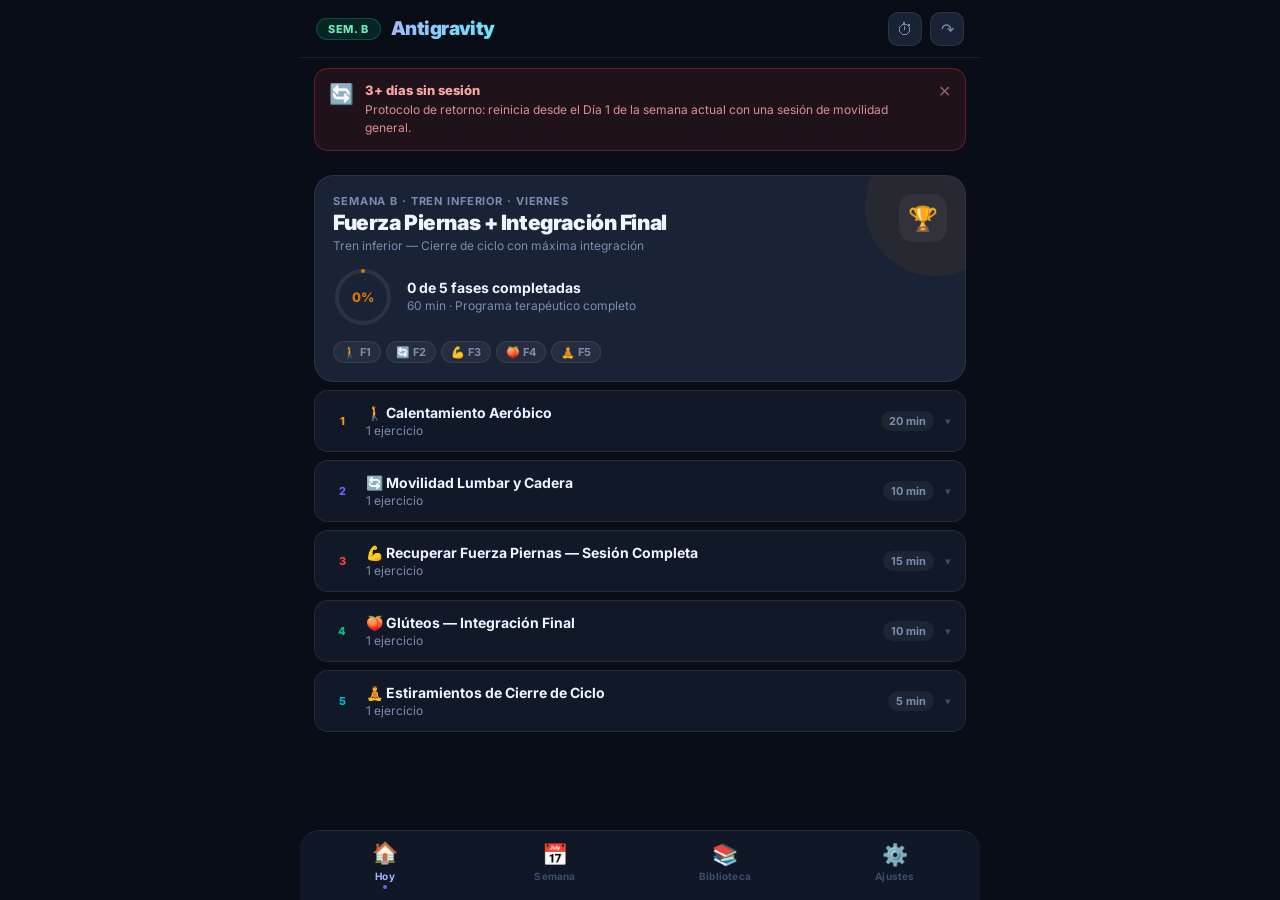
<file: app-rutinas-v3.html>
<!DOCTYPE html>
<html lang="es">
<head>
  <meta charset="UTF-8">
  <meta name="viewport" content="width=device-width, initial-scale=1.0">
  <meta name="description" content="Antigravity — Programa terapéutico de ejercicio de 2 semanas con guía de video y marcadores de tiempo personalizados">

  <!-- PWA: instalable en iPad / iPhone / Android -->
  <link rel="manifest" href="manifest.json">
  <meta name="mobile-web-app-capable" content="yes">
  <meta name="apple-mobile-web-app-capable" content="yes">
  <meta name="apple-mobile-web-app-status-bar-style" content="black-translucent">
  <meta name="apple-mobile-web-app-title" content="Antigravity">
  <link rel="apple-touch-icon" href="icon-512.png">
  <meta name="theme-color" content="#080d17">
  <!-- Service Worker registration (offline + instalable) -->
  <script>
    if ('serviceWorker' in navigator) {
      window.addEventListener('load', () => {
        navigator.serviceWorker.register('./sw.js').catch(err => {
          console.warn('No se pudo activar el modo sin conexión:', err);
        });
      });
    }
  </script>
  <title>Antigravity — Rutinas Terapéuticas</title>
  <link rel="preconnect" href="https://fonts.googleapis.com">
  <link href="https://fonts.googleapis.com/css2?family=Inter:wght@400;500;600;700;800;900&display=swap" rel="stylesheet">
  <style>
    /* ═══════════════════ TOKENS ═══════════════════ */
    :root {
      --bg:        #080d17;
      --surface:   #111827;
      --surface2:  #1a2235;
      --border:    rgba(255,255,255,.08);
      --borderH:   rgba(255,255,255,.15);
      --text:      #f0f4ff;
      --muted:     #7b8db0;
      --dim:       #3d4e6a;

      --wa:        #6366f1;
      --wa-l:      rgba(99,102,241,.14);
      --wb:        #10b981;
      --wb-l:      rgba(16,185,129,.14);

      --p1: #f59e0b;  /* warm */
      --p2: #6366f1;  /* movilidad */
      --p3: #ef4444;  /* fortalecimiento */
      --p4: #10b981;  /* tren inferior */
      --p5: #06b6d4;  /* estiramientos */

      --ok:   #10b981;
      --warn: #f59e0b;
      --err:  #ef4444;

      --rS: 6px; --r: 10px; --rL: 14px; --rXL: 20px;
      --nav: 70px; --head: 58px;
      --shadow: 0 8px 32px rgba(0,0,0,.4);
    }

    /* ═══════════════════ RESET ═══════════════════ */
    *, *::before, *::after { margin:0; padding:0; box-sizing:border-box; -webkit-tap-highlight-color:transparent; }
    html { font-size:16px; scroll-behavior:smooth; }
    body {
      font-family:'Inter',-apple-system,BlinkMacSystemFont,'Segoe UI',sans-serif;
      background:var(--bg); color:var(--text);
      min-height:100vh; overflow-x:hidden;
      -webkit-font-smoothing:antialiased;
    }
    button,input,select { font:inherit; }
    button { border:none; cursor:pointer; background:none; color:inherit; }
    input,select { border:none; outline:none; background:none; color:inherit; }
    ::-webkit-scrollbar { width:3px; }
    ::-webkit-scrollbar-thumb { background:var(--dim); border-radius:2px; }

    /* ═══════════════════ HEADER ═══════════════════ */
    .header {
      position:sticky; top:0; z-index:40; height:var(--head);
      background:rgba(8,13,23,.96);
      backdrop-filter:blur(20px);
      border-bottom:1px solid var(--border);
      display:flex; align-items:center; justify-content:space-between;
      padding:0 16px;
    }
    .header-l { display:flex; align-items:center; gap:10px; }
    .app-logo {
      font-size:19px; font-weight:900; letter-spacing:-.03em;
      background:linear-gradient(135deg,#a5b4fc,#67e8f9);
      -webkit-background-clip:text; -webkit-text-fill-color:transparent;
    }
    .week-badge {
      padding:3px 11px; border-radius:20px;
      font-size:11px; font-weight:800; letter-spacing:.06em; text-transform:uppercase;
    }
    .week-badge.A { background:var(--wa-l); color:#a5b4fc; border:1px solid rgba(99,102,241,.3); }
    .week-badge.B { background:var(--wb-l); color:#6ee7b7; border:1px solid rgba(16,185,129,.3); }
    .header-r { display:flex; gap:8px; }
    .icon-btn {
      width:34px; height:34px; border-radius:var(--r);
      background:var(--surface2); border:1px solid var(--border);
      color:var(--muted); font-size:16px;
      display:flex; align-items:center; justify-content:center;
      transition:all .2s;
    }
    .icon-btn:hover { border-color:var(--borderH); color:var(--text); }

    /* ═══════════════════ TIMER BAR ═══════════════════ */
    .timer-bar {
      margin:10px 14px; padding:12px 14px;
      background:var(--surface); border:1px solid var(--border);
      border-radius:var(--rL);
      display:flex; align-items:center; gap:12px;
      transition:all .3s; flex-wrap:wrap;
    }
    .timer-bar.hidden { display:none; }
    .timer-bar.synced { border-color:rgba(16,185,129,.35); }
    .timer-dig {
      font-family:'SF Mono','Fira Code',monospace;
      font-size:26px; font-weight:800; min-width:80px;
      letter-spacing:-.02em; color:var(--text);
      transition:color .3s;
    }
    .timer-dig.run { color:var(--ok); }
    .timer-dig.low { color:var(--warn); animation:pls 1s ease infinite; }
    .timer-dig.done { color:var(--err); }
    @keyframes pls { 0%,100%{opacity:1} 50%{opacity:.45} }
    @media (prefers-reduced-motion: reduce) {
      html { scroll-behavior:auto; }
      *, *::before, *::after {
        animation-duration:.01ms !important;
        animation-iteration-count:1 !important;
        transition-duration:.01ms !important;
      }
    }
    .timer-label { flex:1; min-width:120px; }
    .timer-label strong { display:block; font-size:13px; margin-bottom:2px; }
    .timer-label span { font-size:11px; color:var(--muted); }
    .timer-btns { display:flex; gap:6px; }
    .timer-progress {
      width:100%; height:3px; background:rgba(255,255,255,.06);
      border-radius:2px; overflow:hidden;
    }
    .timer-progress-fill {
      height:100%; background:var(--ok); border-radius:2px;
      transition:width .9s linear; width:0%;
    }
    .timer-info-note {
      font-size:11px; color:var(--muted); line-height:1.4;
      background:rgba(99,102,241,.08); border:1px solid rgba(99,102,241,.15);
      border-radius:var(--r); padding:6px 9px; margin:0 14px 8px;
    }

    /* ═══════════════════ MAIN ═══════════════════ */
    .app-main { padding-bottom:calc(var(--nav) + 10px); }
    .tab { display:none; }
    .tab.active { display:block; }

    /* ═══════════════════ ALERTS ═══════════════════ */
    .alert {
      margin:10px 14px; padding:13px 14px;
      border-radius:var(--rL); border:1px solid;
      display:flex; gap:11px; align-items:flex-start;
      animation:slideIn .3s ease;
    }
    @keyframes slideIn { from{opacity:0;transform:translateY(-8px)} to{opacity:1;transform:translateY(0)} }
    .alert.info  { background:rgba(99,102,241,.1); border-color:rgba(99,102,241,.3); color:#c4c9ff; }
    .alert.warn  { background:rgba(245,158,11,.1); border-color:rgba(245,158,11,.3); color:#fcd34d; }
    .alert.ok    { background:rgba(16,185,129,.1); border-color:rgba(16,185,129,.3); color:#6ee7b7; }
    .alert.err   { background:rgba(239,68,68,.1);  border-color:rgba(239,68,68,.3);  color:#fca5a5; }
    .alert-ico  { font-size:20px; flex-shrink:0; }
    .alert-body { flex:1; }
    .alert-title { font-size:13px; font-weight:800; margin-bottom:3px; }
    .alert-desc  { font-size:12px; opacity:.85; line-height:1.5; }
    .alert-close { font-size:16px; opacity:.5; flex-shrink:0; margin-top:-1px; }
    .alert-close:hover { opacity:1; }

    /* ═══════════════════ TODAY: DAY HERO CARD ═══════════════════ */
    .today-pad { padding:14px 14px 8px; }
    .day-hero {
      background:var(--surface2);
      border:1px solid var(--border);
      border-radius:var(--rXL);
      padding:18px; position:relative; overflow:hidden;
    }
    .day-hero::after {
      content:''; position:absolute; top:-40px; right:-40px;
      width:140px; height:140px; border-radius:50%;
      background:var(--hc, var(--wa)); opacity:.07; pointer-events:none;
    }
    .hero-top { display:flex; justify-content:space-between; align-items:flex-start; margin-bottom:14px; }
    .hero-label { font-size:11px; font-weight:700; color:var(--muted); text-transform:uppercase; letter-spacing:.08em; margin-bottom:3px; }
    .hero-title { font-size:21px; font-weight:900; letter-spacing:-.02em; line-height:1.15; }
    .hero-sub   { font-size:12px; color:var(--muted); margin-top:3px; }
    .hero-icon  {
      width:48px; height:48px; border-radius:var(--rL);
      display:flex; align-items:center; justify-content:center;
      font-size:24px; background:rgba(255,255,255,.05); flex-shrink:0;
    }
    /* progress ring */
    .prog-row { display:flex; align-items:center; gap:14px; margin-bottom:14px; }
    .prog-ring { position:relative; width:60px; height:60px; flex-shrink:0; }
    .prog-ring svg { transform:rotate(-90deg); }
    .prog-pct {
      position:absolute; inset:0;
      display:flex; align-items:center; justify-content:center;
      font-size:13px; font-weight:800;
    }
    .prog-info h3 { font-size:14px; font-weight:700; margin-bottom:2px; }
    .prog-info p  { font-size:12px; color:var(--muted); line-height:1.4; }
    /* phase pills */
    .phase-pills { display:flex; gap:5px; flex-wrap:wrap; }
    .pp {
      padding:3px 9px; border-radius:20px; font-size:11px; font-weight:700;
      background:rgba(255,255,255,.05); color:var(--muted); border:1px solid var(--border);
      transition:all .2s;
    }
    .pp.done   { background:rgba(16,185,129,.15); color:#6ee7b7; border-color:rgba(16,185,129,.3); }
    .pp.active { background:rgba(99,102,241,.2);  color:#a5b4fc; border-color:rgba(99,102,241,.4); }

    /* ═══════════════════ PHASE SECTIONS ═══════════════════ */
    .phases { padding:0 14px 8px; display:flex; flex-direction:column; gap:8px; }
    .phase-sec {
      border-radius:var(--rL); border:1px solid var(--border);
      background:var(--surface); overflow:hidden; transition:border-color .2s;
    }
    .phase-sec.p-done   { border-color:rgba(16,185,129,.25); }
    .phase-sec.p-active { border-color:rgba(99,102,241,.35); }
    .phase-hd {
      display:flex; align-items:center; gap:11px;
      padding:13px 14px; cursor:pointer; user-select:none;
    }
    .ph-num {
      width:26px; height:26px; border-radius:50%;
      display:flex; align-items:center; justify-content:center;
      font-size:11px; font-weight:800; flex-shrink:0;
      background:rgba(255,255,255,.05); color:var(--muted); transition:all .2s;
    }
    .p-done   .ph-num { background:rgba(16,185,129,.2);  color:var(--ok); }
    .p-active .ph-num { background:rgba(99,102,241,.25); color:#a5b4fc; }
    .ph-info  { flex:1; }
    .ph-name  { font-size:14px; font-weight:700; margin-bottom:2px; }
    .ph-meta  { font-size:12px; color:var(--muted); }
    .ph-dur   {
      font-size:11px; font-weight:700; color:var(--muted);
      background:rgba(255,255,255,.05); padding:3px 8px; border-radius:20px;
    }
    .ph-chev  { font-size:11px; color:var(--dim); transition:transform .25s; }
    .phase-sec.open .ph-chev { transform:rotate(180deg); }
    .phase-bd {
      display:none; border-top:1px solid var(--border);
      padding:10px; flex-direction:column; gap:7px;
    }
    .phase-sec.open .phase-bd { display:flex; }
    .phase-note {
      font-size:12px; color:var(--muted);
      background:rgba(245,158,11,.07); border:1px solid rgba(245,158,11,.15);
      border-radius:var(--r); padding:8px 10px; line-height:1.5; margin-bottom:2px;
    }

    /* ═══════════════════ EXERCISE ITEMS ═══════════════════ */
    .ex-item {
      background:var(--surface2); border:1px solid var(--border);
      border-radius:var(--r); padding:11px; transition:border-color .2s;
    }
    .ex-item.checked { border-color:rgba(16,185,129,.3); }
    .ex-top { display:flex; align-items:flex-start; gap:9px; margin-bottom:7px; }
    .ex-check {
      width:20px; height:20px; border-radius:50%;
      border:2px solid var(--borderH); flex-shrink:0; margin-top:1px;
      display:flex; align-items:center; justify-content:center;
      font-size:10px; color:transparent; transition:all .2s; cursor:pointer;
    }
    .ex-check.on { background:var(--ok); border-color:var(--ok); color:#fff; }
    .ex-info  { flex:1; }
    .ex-name  { font-size:14px; font-weight:700; line-height:1.3; margin-bottom:1px; }
    .ex-dose  { font-size:12px; color:var(--muted); }
    .ex-dose strong { color:#cbd5e1; font-weight:700; }
    .ex-brief {
      font-size:12px; color:#a8b5cf; line-height:1.5;
      margin:0 0 9px; padding:8px 10px;
      background:rgba(6,182,212,.06);
      border-left:2px solid rgba(6,182,212,.45);
      border-radius:0 var(--rS) var(--rS) 0;
    }
    .ex-tags  { display:flex; gap:4px; flex-wrap:wrap; margin-bottom:7px; }
    .ex-tag   { padding:2px 7px; border-radius:5px; font-size:11px; font-weight:700; }
    .ex-tag.therapy { background:rgba(99,102,241,.15); color:#a5b4fc; }
    .ex-tag.normal  { background:rgba(16,185,129,.15); color:#6ee7b7; }
    .ex-tag.warm    { background:rgba(245,158,11,.15); color:#fcd34d; }
    .ex-steps {
      font-size:12px; color:var(--muted); line-height:1.6;
      list-style:none; margin-bottom:9px;
    }
    .ex-steps li::before { content:'› '; opacity:.5; }
    .ex-actions { display:flex; gap:6px; flex-wrap:wrap; }

    /* ═══════════════════ EXERCISE ILLUSTRATIONS ═══════════════════ */
    .ex-illus {
      width:100%; border-radius:var(--r); overflow:hidden;
      margin-bottom:9px; background:rgba(255,255,255,.03);
      border:1px solid var(--border);
    }
    .ex-illus-img {
      width:100%; display:block; border-radius:var(--r);
      height:auto; object-fit:contain; max-height:360px;
      background:#dcebf5;
    }
    /* SVG inline illustrations */
    .ex-illus-svg {
      width:100%; padding:12px;
      display:flex; align-items:center; justify-content:center;
    }
    .ex-illus-svg svg { width:100%; max-height:160px; }
    /* Illustration caption */
    .ex-illus-cap {
      font-size:10px; color:var(--muted); text-align:center;
      padding:4px 8px 8px; font-style:italic;
    }

    /* ─── Video thumbnail card ─── */
    .ex-video-thumb {
      position:relative; width:100%; border-radius:var(--r);
      overflow:hidden; margin-bottom:9px; cursor:pointer;
      min-height:130px;
      display:flex; align-items:center; justify-content:center;
      border:1px solid var(--border);
    }
    .ex-video-thumb-bg {
      position:absolute; inset:0;
      display:flex; align-items:center; justify-content:center;
    }
    .ex-video-thumb-figure {
      position:relative; z-index:1;
      width:100%; display:flex; align-items:center; justify-content:center;
      padding:8px 12px 4px;
    }
    .ex-video-thumb-figure svg { width:100%; max-height:150px; }
    .ex-video-thumb-overlay {
      position:absolute; inset:0; z-index:2;
      background:linear-gradient(180deg,rgba(0,0,0,.08) 0%,rgba(0,0,0,.45) 100%);
      display:flex; align-items:center; justify-content:center;
      transition:background .2s;
    }
    .ex-video-thumb:hover .ex-video-thumb-overlay {
      background:linear-gradient(180deg,rgba(0,0,0,.18) 0%,rgba(0,0,0,.58) 100%);
    }
    .ex-video-play {
      width:50px; height:50px; border-radius:50%;
      background:rgba(255,255,255,.92); backdrop-filter:blur(4px);
      display:flex; align-items:center; justify-content:center;
      box-shadow:0 4px 20px rgba(0,0,0,.35);
      transition:transform .18s, box-shadow .18s;
    }
    .ex-video-thumb:hover .ex-video-play {
      transform:scale(1.1); box-shadow:0 6px 28px rgba(0,0,0,.45);
    }
    .ex-video-play svg { margin-left:3px; }
    .ex-video-label {
      position:absolute; bottom:7px; left:0; right:0; z-index:3;
      text-align:center; font-size:10px; font-weight:700;
      color:rgba(255,255,255,.9); letter-spacing:.06em; text-transform:uppercase;
      text-shadow:0 1px 4px rgba(0,0,0,.4);
    }

    /* ═══════════════════ BUTTONS ═══════════════════ */
    .btn {
      display:inline-flex; align-items:center; gap:5px;
      padding:7px 12px; border-radius:var(--r);
      font-size:12px; font-weight:700; transition:all .18s; white-space:nowrap;
    }
    .btn-pri {
      background:linear-gradient(135deg,#6366f1,#4f46e5); color:#fff;
      box-shadow:0 2px 8px rgba(99,102,241,.3);
    }
    .btn-pri:hover { transform:translateY(-1px); box-shadow:0 4px 14px rgba(99,102,241,.4); }
    .btn-sec {
      background:var(--surface2); color:var(--muted);
      border:1px solid var(--border);
    }
    .btn-sec:hover { border-color:var(--borderH); color:var(--text); }
    .btn-ghost { background:transparent; color:var(--muted); border:1px solid var(--border); }
    .btn-ghost:hover { border-color:var(--borderH); color:var(--text); }
    .btn-ok { background:linear-gradient(135deg,#10b981,#059669); color:#fff; }
    .btn-skip { background:rgba(239,68,68,.12); color:#fca5a5; border:1px solid rgba(239,68,68,.2); }
    .btn-skip:hover { background:rgba(239,68,68,.2); }
    .btn-sm { padding:5px 9px; font-size:11px; }
    .btn-full { width:100%; justify-content:center; padding:11px; }

    /* ═══════════════════ SKIP DAY MODAL ═══════════════════ */
    .modal-overlay {
      position:fixed; inset:0; background:rgba(0,0,0,.75);
      z-index:200; display:flex; align-items:flex-end;
      opacity:0; pointer-events:none; transition:opacity .25s;
    }
    .modal-overlay.open { opacity:1; pointer-events:all; }
    .modal-sheet {
      width:100%; background:var(--surface); border-radius:var(--rXL) var(--rXL) 0 0;
      border-top:1px solid var(--border); padding:20px 16px 32px;
      transform:translateY(100%); transition:transform .32s cubic-bezier(.32,0,.15,1);
    }
    .modal-overlay.open .modal-sheet { transform:translateY(0); }
    .modal-handle { width:36px; height:4px; background:var(--borderH); border-radius:2px; margin:0 auto 18px; }
    .modal-title { font-size:17px; font-weight:800; margin-bottom:8px; }
    .modal-desc  { font-size:13px; color:var(--muted); line-height:1.55; margin-bottom:20px; }
    .modal-grid  { display:grid; gap:8px; }

    /* ═══════════════════ VIDEO OVERLAY ═══════════════════ */
    .video-ov {
      position:fixed; inset:0; background:rgba(0,0,0,.82);
      z-index:150; display:flex; align-items:flex-end;
      opacity:0; pointer-events:none; transition:opacity .25s;
    }
    .video-ov.open { opacity:1; pointer-events:all; }
    .video-sheet {
      width:100%; max-height:92vh; overflow-y:auto;
      background:var(--surface); border-radius:var(--rXL) var(--rXL) 0 0;
      border-top:1px solid var(--border);
      transform:translateY(100%); transition:transform .32s cubic-bezier(.32,0,.15,1);
      padding-bottom:env(safe-area-inset-bottom,16px);
    }
    .video-ov.open .video-sheet { transform:translateY(0); }
    .vs-handle { width:36px; height:4px; background:var(--borderH); border-radius:2px; margin:12px auto 0; }
    .vs-hd {
      display:flex; align-items:center; gap:11px;
      padding:14px 14px 12px; border-bottom:1px solid var(--border);
    }
    .vs-hd-info { flex:1; }
    .vs-hd-info h3 { font-size:15px; font-weight:700; margin-bottom:2px; }
    .vs-hd-info p  { font-size:12px; color:var(--muted); }
    .vid-wrap { padding:12px 14px; }
    video {
      width:100%; max-height:260px; border-radius:var(--rL);
      background:#000; display:block;
    }
    .vid-empty {
      height:190px; border-radius:var(--rL); border:1px dashed var(--border);
      background:var(--surface2); display:flex; flex-direction:column;
      align-items:center; justify-content:center; gap:10px;
      color:var(--muted); font-size:13px; text-align:center; padding:20px;
    }
    .vid-empty-ico { font-size:38px; opacity:.3; }
    .vid-controls {
      display:grid; grid-template-columns:repeat(4,1fr); gap:6px;
      padding:0 14px 8px;
    }
    /* markers */
    .markers-sec {
      padding:12px 14px; border-top:1px solid var(--border);
    }
    .mk-title {
      font-size:11px; font-weight:800; text-transform:uppercase;
      letter-spacing:.07em; color:var(--muted); margin-bottom:9px;
    }
    .mk-hint {
      font-size:12px; color:var(--muted); line-height:1.5;
      background:rgba(245,158,11,.07); border:1px solid rgba(245,158,11,.15);
      border-radius:var(--r); padding:8px 10px; margin-bottom:10px;
    }
    .mk-inputs { display:grid; grid-template-columns:1fr 1fr; gap:7px; margin-bottom:8px; }
    .mk-inp-wrap label { display:block; font-size:11px; font-weight:700; color:var(--muted); margin-bottom:4px; }
    .mk-inp {
      width:100%; padding:8px 10px;
      background:var(--surface2); border:1px solid var(--border);
      border-radius:var(--r); color:var(--text);
      font-size:14px; font-weight:700; font-family:monospace;
    }
    .mk-inp:focus { border-color:rgba(99,102,241,.5); }
    .mk-actions { display:grid; grid-template-columns:1fr 1fr; gap:6px; }

    /* ═══════════════════ PLAN TAB ═══════════════════ */
    .plan-hd { padding:18px 14px 12px; }
    .plan-hd h2 { font-size:20px; font-weight:800; letter-spacing:-.02em; margin-bottom:3px; }
    .plan-hd p  { font-size:13px; color:var(--muted); }
    .week-block { padding:0 14px; margin-bottom:14px; }
    .week-lbl {
      display:flex; align-items:center; gap:8px; margin-bottom:9px;
    }
    .week-lbl h3 { font-size:13px; font-weight:800; text-transform:uppercase; letter-spacing:.07em; }
    .week-line { flex:1; height:1px; background:var(--border); }
    .wk-cur {
      font-size:11px; font-weight:700; padding:2px 8px; border-radius:10px;
      background:rgba(99,102,241,.2); color:#a5b4fc;
    }
    .plan-days { display:flex; flex-direction:column; gap:7px; }
    .plan-card {
      background:var(--surface); border:1px solid var(--border);
      border-radius:var(--rL); padding:13px 14px;
      display:flex; align-items:center; gap:11px;
      cursor:pointer; transition:all .2s;
    }
    .plan-card:hover { border-color:var(--borderH); }
    .plan-card.cur { border-color:rgba(99,102,241,.4); background:rgba(99,102,241,.05); }
    .plan-card.done { border-color:rgba(16,185,129,.25); }
    .plan-card.skipped { opacity:.45; }
    .plan-ico {
      width:38px; height:38px; border-radius:var(--r);
      background:rgba(255,255,255,.04);
      display:flex; align-items:center; justify-content:center;
      font-size:20px; flex-shrink:0;
    }
    .plan-info { flex:1; }
    .plan-dname { font-size:11px; font-weight:700; color:var(--muted); text-transform:uppercase; letter-spacing:.06em; }
    .plan-dtitle { font-size:14px; font-weight:700; }
    .plan-dmeta  { font-size:12px; color:var(--muted); }
    .plan-stat { font-size:20px; flex-shrink:0; }

    /* ═══════════════════ LIBRARY TAB ═══════════════════ */
    .lib-search {
      padding:12px 14px;
      position:sticky; top:var(--head); z-index:20;
      background:var(--bg); border-bottom:1px solid var(--border);
    }
    .search-wrap { position:relative; margin-bottom:10px; }
    .search-ico { position:absolute; left:11px; top:50%; transform:translateY(-50%); font-size:15px; color:var(--muted); pointer-events:none; }
    .search-f {
      width:100%; padding:9px 12px 9px 34px;
      background:var(--surface2); border:1px solid var(--border);
      border-radius:var(--r); color:var(--text); font-size:14px;
    }
    .search-f:focus { border-color:rgba(99,102,241,.4); }
    .search-f::placeholder { color:var(--muted); }
    .fp { display:flex; gap:6px; overflow-x:auto; scrollbar-width:none; }
    .fp::-webkit-scrollbar { display:none; }
    .fpill {
      padding:5px 12px; border-radius:20px; font-size:12px; font-weight:700;
      border:1px solid var(--border); color:var(--muted); white-space:nowrap;
      transition:all .15s; background:none; cursor:pointer;
    }
    .fpill.on { background:var(--wa-l); border-color:rgba(99,102,241,.4); color:#a5b4fc; }
    .lib-list { padding:10px 14px; display:flex; flex-direction:column; gap:9px; }
    .lib-card {
      background:var(--surface); border:1px solid var(--border);
      border-radius:var(--rL); padding:13px; transition:border-color .2s;
    }
    .lib-card:hover { border-color:var(--borderH); }
    .lib-top { display:flex; gap:10px; margin-bottom:9px; }
    .lib-ico { width:38px; height:38px; background:var(--surface2); border-radius:var(--r); display:flex; align-items:center; justify-content:center; font-size:20px; flex-shrink:0; }
    .lib-info { flex:1; }
    .lib-name { font-size:15px; font-weight:700; margin-bottom:4px; }
    .lib-tags { display:flex; gap:4px; flex-wrap:wrap; }
    .lib-steps { font-size:12px; color:var(--muted); line-height:1.6; list-style:none; margin-bottom:9px; }
    .lib-steps li::before { content:'• '; opacity:.4; }
    .lib-actions { display:flex; gap:6px; flex-wrap:wrap; }

    /* ═══════════════════ SETTINGS TAB ═══════════════════ */
    .settings-pad { padding:18px 14px; }
    .settings-h { font-size:20px; font-weight:800; letter-spacing:-.02em; margin-bottom:14px; }
    .set-card { background:var(--surface); border:1px solid var(--border); border-radius:var(--rL); padding:15px; margin-bottom:9px; }
    .set-label { font-size:13px; font-weight:700; margin-bottom:3px; }
    .set-desc  { font-size:12px; color:var(--muted); line-height:1.5; margin-bottom:11px; }
    .set-row   { display:flex; align-items:center; gap:8px; }
    .set-sel {
      flex:1; padding:8px 10px;
      background:var(--surface2); border:1px solid var(--border);
      border-radius:var(--r); color:var(--text); font-size:13px;
    }
    .expert-box {
      background:var(--surface); border:1px solid var(--border);
      border-radius:var(--rL); padding:15px; margin-bottom:9px;
    }
    .expert-box h3 { font-size:14px; font-weight:800; margin-bottom:10px; color:#a5b4fc; }
    .expert-rule { display:flex; gap:10px; margin-bottom:10px; }
    .expert-days { width:36px; height:36px; border-radius:50%; flex-shrink:0; display:flex; align-items:center; justify-content:center; font-size:13px; font-weight:800; }
    .expert-days.d1 { background:rgba(16,185,129,.2); color:#6ee7b7; }
    .expert-days.d2 { background:rgba(245,158,11,.2); color:#fcd34d; }
    .expert-days.d3 { background:rgba(239,68,68,.2);  color:#fca5a5; }
    .expert-rule-text { flex:1; }
    .expert-rule-title { font-size:13px; font-weight:700; margin-bottom:2px; }
    .expert-rule-desc  { font-size:12px; color:var(--muted); line-height:1.45; }

    /* ═══════════════════ BOTTOM NAV ═══════════════════ */
    .bottom-nav {
      position:fixed; bottom:0; left:0; width:100%;
      height:var(--nav); z-index:50;
      background:rgba(17,24,39,.98); backdrop-filter:blur(20px);
      border-top:1px solid var(--border);
      display:flex; align-items:stretch;
      padding-bottom:env(safe-area-inset-bottom,0);
    }
    .nav-btn {
      flex:1; display:flex; flex-direction:column;
      align-items:center; justify-content:center; gap:3px;
      color:var(--dim); font-size:10px; font-weight:700;
      letter-spacing:.02em; padding:8px 4px; cursor:pointer;
      transition:color .2s; position:relative;
    }
    .nav-btn .nav-ico { font-size:21px; transition:transform .2s; display:block; }
    .nav-btn.active { color:#a5b4fc; }
    .nav-btn.active .nav-ico { transform:translateY(-2px); }
    .nav-dot {
      width:4px; height:4px; border-radius:50%;
      background:var(--wa); margin:0 auto;
      opacity:0; transition:opacity .2s;
    }
    .nav-btn.active .nav-dot { opacity:1; }
    .nav-badge {
      position:absolute; top:8px; right:calc(50% - 18px);
      min-width:16px; height:16px; padding:0 4px;
      background:var(--err); border-radius:10px;
      font-size:9px; font-weight:800; color:#fff;
      display:flex; align-items:center; justify-content:center;
    }

    /* ═══════════════════ REST DAY ═══════════════════ */
    .rest-card {
      margin:20px 14px;
      background:var(--surface2); border:1px solid var(--border);
      border-radius:var(--rXL); padding:30px 24px; text-align:center;
    }
    .rest-ico  { font-size:52px; margin-bottom:14px; }
    .rest-title { font-size:22px; font-weight:900; letter-spacing:-.02em; margin-bottom:8px; }
    .rest-desc  { font-size:14px; color:var(--muted); line-height:1.6; margin-bottom:20px; }
    .rest-tips  { text-align:left; display:flex; flex-direction:column; gap:8px; }
    .rest-tip { display:flex; gap:10px; align-items:flex-start; }
    .rest-tip-ico { font-size:18px; flex-shrink:0; }
    .rest-tip-txt { font-size:13px; color:var(--muted); line-height:1.4; }
    .rest-tip-txt strong { color:var(--text); }

    /* ═══════════════════ PROGRESS COMPLETE ═══════════════════ */
    .complete-banner {
      margin:10px 14px;
      background:linear-gradient(135deg,rgba(16,185,129,.15),rgba(6,182,212,.1));
      border:1px solid rgba(16,185,129,.3); border-radius:var(--rL);
      padding:16px; text-align:center;
    }
    .complete-banner h3 { font-size:16px; font-weight:800; color:#6ee7b7; margin-bottom:4px; }
    .complete-banner p  { font-size:13px; color:var(--muted); }

    /* ═══════════════════ RESPONSIVE ═══════════════════ */
    @media (min-width:700px) {
      .app-main, .lib-search, .header { max-width:680px; margin-left:auto; margin-right:auto; }
      .bottom-nav { max-width:680px; left:50%; transform:translateX(-50%); border-radius:var(--rXL) var(--rXL) 0 0; }
      .video-ov   { align-items:center; justify-content:center; }
      .video-sheet { max-width:680px; border-radius:var(--rXL); max-height:88vh; }
      .modal-overlay { align-items:center; justify-content:center; }
      .modal-sheet { max-width:480px; border-radius:var(--rXL); }
    }
    .hidden { display:none !important; }
    .divider { height:1px; background:var(--border); margin:0 14px; }
  </style>
</head>
<body>
<div id="app">

  <!-- ═══ HEADER ═══ -->
  <header class="header">
    <div class="header-l">
      <span class="week-badge A" id="weekBadge">Sem. A</span>
      <span class="app-logo">Antigravity</span>
    </div>
    <div class="header-r">
      <button class="icon-btn" id="timerToggleBtn" title="Timer">⏱</button>
      <button class="icon-btn" id="skipDayBtn" title="Saltar día">↷</button>
    </div>
  </header>

  <!-- ═══ TIMER BAR ═══ -->
  <p class="timer-info-note" id="timerNote" style="display:none">
    ⏱ <strong>Timer sincronizado:</strong> Se inicia automáticamente al reproducir un fragmento de video. También puedes usarlo de forma independiente tocando ▶ en cualquier ejercicio.
  </p>
  <div class="timer-bar hidden" id="timerBar">
    <div class="timer-dig" id="timerDig">00:00</div>
    <div class="timer-label">
      <strong id="timerLabel">Timer</strong>
      <span id="timerSublabel">Toca ▶ en un ejercicio para iniciar</span>
    </div>
    <div class="timer-btns">
      <button class="btn btn-sec btn-sm" id="timerStartBtn">▶ Iniciar</button>
      <button class="btn btn-ghost btn-sm" id="timerResetBtn">↺</button>
    </div>
    <div class="timer-progress" style="flex-basis:100%">
      <div class="timer-progress-fill" id="timerFill"></div>
    </div>
  </div>

  <!-- ═══ MAIN ═══ -->
  <main class="app-main">

    <!-- TAB: HOY -->
    <section class="tab active" id="tab-today">
      <div id="missedAlert"></div>
      <div id="completeBanner"></div>
      <div class="today-pad" id="todayHero"></div>
      <div class="phases" id="todayPhases"></div>
    </section>

    <!-- TAB: SEMANA -->
    <section class="tab" id="tab-plan">
      <div class="plan-hd">
        <h2>Plan de 2 Semanas</h2>
        <p>Ciclo automático · Semana A tren superior · Semana B tren inferior</p>
      </div>
      <div id="planWeekA" class="week-block">
        <div class="week-lbl">
          <h3 style="color:#a5b4fc">Semana A — Espalda y Tren Superior</h3>
          <div class="week-line"></div>
          <span class="wk-cur" id="wkAcur" style="display:none">Actual</span>
        </div>
        <div class="plan-days" id="planDaysA"></div>
      </div>
      <div id="planWeekB" class="week-block">
        <div class="week-lbl">
          <h3 style="color:#6ee7b7">Semana B — Tren Inferior</h3>
          <div class="week-line"></div>
          <span class="wk-cur" id="wkBcur" style="display:none">Actual</span>
        </div>
        <div class="plan-days" id="planDaysB"></div>
      </div>
    </section>

    <!-- TAB: BIBLIOTECA -->
    <section class="tab" id="tab-library">
      <div class="lib-search">
        <div class="search-wrap">
          <span class="search-ico">🔍</span>
          <input class="search-f" id="libSearch" placeholder="Buscar ejercicio, zona o video…">
        </div>
        <div class="fp" id="libFilters">
          <button class="fpill on" data-f="all">Todo</button>
          <button class="fpill" data-f="cuello">Cuello</button>
          <button class="fpill" data-f="manos">Manos/Brazos</button>
          <button class="fpill" data-f="piernas">Piernas</button>
          <button class="fpill" data-f="core">Core/Glúteos</button>
          <button class="fpill" data-f="full">Cuerpo Completo</button>
          <button class="fpill" data-f="therapy">Terapéutico</button>
          <button class="fpill" data-f="normal">Normal</button>
        </div>
      </div>
      <div class="lib-list" id="libList"></div>
    </section>

    <!-- TAB: AJUSTES -->
    <section class="tab" id="tab-settings">
      <div class="settings-pad">
        <h2 class="settings-h">⚙️ Ajustes</h2>

        <div class="set-card">
          <div class="set-label">Override de semana</div>
          <div class="set-desc">Por defecto la app detecta automáticamente Semana A o B según la semana del año. Aquí puedes forzarla manualmente.</div>
          <div class="set-row">
            <select class="set-sel" id="weekOverrideSel">
              <option value="auto">Automático (por fecha)</option>
              <option value="A">Forzar Semana A</option>
              <option value="B">Forzar Semana B</option>
            </select>
            <button class="btn btn-ok btn-sm" id="applyOverride">Aplicar</button>
          </div>
        </div>

        <div class="set-card">
          <div class="set-label">Días completados</div>
          <div class="set-desc">La app recuerda qué días has terminado para calcular la racha y las recomendaciones.</div>
          <div class="set-row" style="flex-wrap:wrap;gap:8px">
            <button class="btn btn-ghost btn-sm" id="clearCompleted">Limpiar completados</button>
            <button class="btn btn-skip btn-sm" id="resetCycle">Reiniciar ciclo</button>
          </div>
          <div id="statsInfo" style="margin-top:10px;font-size:12px;color:var(--muted)"></div>
        </div>

        <div class="set-card">
          <div class="set-label">Fuente de videos</div>
          <div class="set-desc">En GitHub Pages los videos se abren desde <strong>Google Drive</strong> (los archivos MP4 son demasiado grandes para GitHub). Si usas la app desde un servidor local en tu PC, puedes cambiar a <em>Videos locales</em> para reproducción directa sin internet.</div>
          <select class="set-sel" id="videoSourceSel">
            <option value="drive">Google Drive (recomendado en GitHub Pages)</option>
            <option value="local">Videos locales (servidor local en PC)</option>
          </select>
        </div>

        <div class="set-card">
          <div class="set-label">Guía visual (infografía)</div>
          <div class="set-desc">Resumen ilustrado de las 5 fases del programa, útil como referencia para las subrutinas sin video.</div>
          <a href="https://drive.google.com/file/d/1jLEhtq0ZjOnOaBkipQ30BQ7HeWf_jUOL/view" target="_blank" rel="noopener" class="btn btn-sec btn-sm">🖼 Ver infografía completa</a>
        </div>

        <div class="expert-box">
          <h3>📚 Protocolo de Días Perdidos (según expertos)</h3>
          <div class="expert-rule">
            <div class="expert-days d1">1</div>
            <div class="expert-rule-text">
              <div class="expert-rule-title">1 día sin sesión</div>
              <div class="expert-rule-desc">Continúa normalmente con la siguiente sesión. El descanso extra puede ser beneficioso para la recuperación muscular.</div>
            </div>
          </div>
          <div class="expert-rule">
            <div class="expert-days d2">2</div>
            <div class="expert-rule-text">
              <div class="expert-rule-title">2 días sin sesión</div>
              <div class="expert-rule-desc">Reduce la intensidad al 70-80% hoy. Añade 5 min extra de calentamiento aeróbico. Enfócate en la movilidad antes que en la fuerza.</div>
            </div>
          </div>
          <div class="expert-rule" style="margin-bottom:0">
            <div class="expert-days d3">3+</div>
            <div class="expert-rule-text">
              <div class="expert-rule-title">3 o más días sin sesión</div>
              <div class="expert-rule-desc">Protocolo de retorno seguro: reinicia desde el Día 1 de la semana actual con una sesión de evaluación de movilidad general.</div>
            </div>
          </div>
        </div>

        <div class="set-card" style="opacity:.6">
          <div class="set-label">Versión</div>
          <div style="font-size:12px;color:var(--muted)">Antigravity Rutinas Terapéuticas v3.0 · 2026<br>Ciclo de 2 semanas · 9 videos · Marcadores personalizables</div>
        </div>
      </div>
    </section>

  </main>

  <!-- ═══ SKIP DAY MODAL ═══ -->
  <div class="modal-overlay" id="skipModal">
    <div class="modal-sheet">
      <div class="modal-handle"></div>
      <div class="modal-title">↷ Saltar o cambiar día</div>
      <div class="modal-desc">¿Qué quieres hacer con el día de hoy?</div>
      <div class="modal-grid" id="skipOptions"></div>
    </div>
  </div>

  <!-- ═══ VIDEO OVERLAY ═══ -->
  <div class="video-ov" id="videoOv">
    <div class="video-sheet" id="videoSheet">
      <div class="vs-handle"></div>
      <div class="vs-hd">
        <div class="vs-hd-info">
          <h3 id="vsTitle">Reproductor</h3>
          <p id="vsSubtitle">Fragmento del ejercicio</p>
        </div>
        <button class="icon-btn" id="vsClose">✕</button>
      </div>
      <div class="vid-wrap">
        <video id="player" controls playsinline></video>
        <div class="vid-empty hidden" id="vidEmpty">
          <div class="vid-empty-ico">🎬</div>
          <div>Selecciona un ejercicio para cargar su fragmento de video</div>
        </div>
      </div>
      <div class="vid-controls">
        <button class="btn btn-sec btn-sm" id="v-back5">−5s</button>
        <button class="btn btn-sec btn-sm" id="v-fwd5">+5s</button>
        <button class="btn btn-ghost btn-sm" id="v-markS">⬤ Inicio</button>
        <button class="btn btn-ghost btn-sm" id="v-markE">⬤ Fin</button>
      </div>
      <div class="markers-sec">
        <div class="mk-title">Marcadores de fragmento</div>
        <div class="mk-hint">Reproduce el video hasta el movimiento clave, pulsa <strong>⬤ Inicio</strong>, avanza al final del ejercicio y pulsa <strong>⬤ Fin</strong>. Guarda para omitir la conversación fuera de contexto.</div>
        <div class="mk-inputs">
          <div class="mk-inp-wrap">
            <label>Inicio útil</label>
            <input class="mk-inp" id="mkStart" placeholder="00:00">
          </div>
          <div class="mk-inp-wrap">
            <label>Fin útil</label>
            <input class="mk-inp" id="mkEnd" placeholder="02:30">
          </div>
        </div>
        <div class="mk-actions">
          <button class="btn btn-ok btn-sm" id="mkSave">💾 Guardar marcador</button>
          <button class="btn btn-sec btn-sm" id="mkPreview">▶ Probar fragmento</button>
        </div>
        <div style="margin-top:8px;display:flex;gap:6px">
          <button class="btn btn-ghost btn-sm" id="mkCapture">Usar tiempo actual</button>
          <button class="btn btn-ghost btn-sm" id="mkReset">Restablecer</button>
        </div>
      </div>
    </div>
  </div>

  <!-- ═══ BOTTOM NAV ═══ -->
  <nav class="bottom-nav">
    <button class="nav-btn active" data-tab="today">
      <span class="nav-ico">🏠</span>Hoy<span class="nav-dot"></span>
    </button>
    <button class="nav-btn" data-tab="plan">
      <span class="nav-ico">📅</span>Semana<span class="nav-dot"></span>
    </button>
    <button class="nav-btn" data-tab="library">
      <span class="nav-ico">📚</span>Biblioteca<span class="nav-dot"></span>
    </button>
    <button class="nav-btn" data-tab="settings">
      <span class="nav-ico">⚙️</span>Ajustes<span class="nav-dot"></span>
    </button>
  </nav>

</div><!-- #app -->

<script>
/* ═══════════════════════════════════════════════════
   DATA
═══════════════════════════════════════════════════ */
const VIDEOS = {
  cuello:       { title:'Dolor de Cuello',              file:'Videos/Dolor_cuello.mp4',                                    drive:'https://drive.google.com/file/d/1qc8xsK0DOIXinAUFiT-RqagrYIEUY5B6/view', area:'cuello' },
  manos:        { title:'Ejercicios de Manos',           file:'Videos/Ejercicios_manos.mp4',                               drive:'https://drive.google.com/file/d/1rKhcEaKi-pw8khy4kPyepq6b1FEx3Lg4/view', area:'manos' },
  brazos:       { title:'Movilización Sistema Nervioso de Brazos', file:'Videos/Movilizacion_sistema_nervioso_brazos.mp4', drive:'https://drive.google.com/file/d/19DgmqwVIm_vbCfiOo6JneNGQFHg6hnz-/view', area:'brazos' },
  neuroPiernas: { title:'Neurodinámicos Piernas',        file:'Videos/Ejercicios_Neurodinamicos_piernas.mp4',              drive:'https://drive.google.com/file/d/1tp--fskOA7-XpCYNYZmAOiJieT2zyl_Q/view', area:'piernas' },
  circulacion:  { title:'Circulación Pies y Piernas',    file:'Videos/Cirulación_pies_ piernas.mp4',                     drive:'https://drive.google.com/file/d/1EJSt9lMR5q2qiiFVKNfMmG759UEF08mp/view', area:'piernas' },
  fuerzaPiernas:{ title:'Recuperar Fuerza Piernas',      file:'Videos/Recuperar_fuerza_piernas.mp4',                      drive:'https://drive.google.com/file/d/1mkdPSRpaC5ZAK1xByonIQHx_pq_kalei/view',area:'piernas' },
  masaPiernas:  { title:'Masa Muscular Piernas',          file:'Videos/Masa_nuscular_piernas.mp4',                         drive:'https://drive.google.com/file/d/1asS9_k6TWWHyVRKutzPyaMguBQXOm5z2/view',area:'piernas' },
  gluteos:      { title:'Glúteos, Abdomen y Piernas',    file:'Videos/Gluteos_abdome_piernas.mp4',                        drive:'https://drive.google.com/file/d/1Duf3d_DrBY-KD0IbZwabTwkBcrrUAaIW/view',area:'core' },
  pesas:        { title:'Cuerpo Completo con Pesas',     file:'Videos/Todo_el_cuerpo_pesas.mp4',                          drive:'https://drive.google.com/file/d/17yhycwMZjCtLlr3pGfemM28PCIlXwJP6/view',area:'full' },
  libroAbierto: { title:'Movilidad Columna Dorsal - Libro Abierto', file:'Videos/MOVILIDAD  COLUMNA DORSAL_ LIBRO ABIERTO.mp4', drive:'https://drive.google.com/file/d/12qGLQqNvSnTWlHgk5qZ8ADW3bUCYPHiE/view', area:'columna' },
  elevPiernas:  { title:'Elevaciones de Piernas en 4 Tiempos', file:'Videos/Elevaciones piernas en 4 tiempos.mp4', drive:'https://drive.google.com/file/d/1ol4OEsaIrN5Kw1Bmhuqk8EHqOTovA3Br/view', area:'piernas' }
};

// Helper: exercise definition
function ex(id,title,dose,type,steps,video,start,end){
  return {id,title,dose,type,steps,video,start,end};
}

const PLAN = [
  /* ══ SEMANA A ══ */
  { dayNum:1, week:'A', dayLabel:'Lunes',     title:'Cuello, Hombros y Brazos',        subtitle:'Tren superior — Movilidad y neurodinámico',      icon:'🧠', color:'#6366f1', totalMin:60,
    phases:[
      { num:1, title:'Calentamiento Aeróbico', duration:20, icon:'🚶', note:'Mantén FC entre 50-65% máx. Respira por la nariz si puedes.',
        exercises:[ex('a1-w','Caminata o bicicleta estática','20 min continuo','warm',['Ritmo moderado sin agitación','Hombros hacia atrás y abajo','Brazos en movimiento natural'],null,0,1200)]},
      { num:2, title:'Movilidad Cuello / Tren Superior', duration:10, icon:'🦴', note:'Movimientos lentos. Detener si hay mareo o dolor irradiado.',
        exercises:[
          ex('a1-cerv','Movilización cervical suave','5 rots/lado × 3 reps','therapy',['Mover sin rebotes','Hombros relajados','Rango cómodo únicamente'],'cuello',30,180),
          ex('a1-wall','Flexiones en pared','10 reps × 2 series','therapy',['Espalda recta','Codos a 45° del tronco','Exhalar al empujar la pared'],'cuello',200,380)]},
      { num:3, title:'Fortalecimiento Lumbar / Glúteos', duration:15, icon:'🔥', note:'Base de estabilidad para todo el cuerpo.',
        exercises:[
          ex('a1-pelv','Báscula pélvica','10 reps × 3 series','therapy',['Tumbado boca arriba','Aplanar zona lumbar al suelo','Sostener 3 s y soltar'],null,0,180),
          ex('a1-brid','Puente de glúteos','12 reps × 3 series','therapy',['Pies apoyados, rodillas 90°','Elevar cadera contrayendo glúteos','Bajar lentamente'],null,0,180)]},
      { num:4, title:'Brazos y Manos — Neurodinámico', duration:10, icon:'💪', note:'Si sientes hormigueo, reduce el rango y respira.',
        exercises:[
          ex('a1-braz','Movilización nerviosa de brazos','8-10 reps / lado','therapy',['Movimiento en rango cómodo','Sin hormigueo sostenido','Regresar lento'],'brazos',0,120),
          ex('a1-man','Movilidad de manos y dedos','2 min continuo','therapy',['Abrir y cerrar con control','Mover cada dedo por separado','Circunducción de muñecas'],'manos',0,120)]},
      { num:5, title:'Estiramientos y Vuelta a la Calma', duration:5, icon:'🧘', note:'Respiración profunda. Cada posición 30-45 segundos.',
        exercises:[
          ex('a1-cobr','Posición cobra y mahometano','45 seg / posición','therapy',['Cobra: manos al suelo, arquear suave','Mahometano: sentarse en talones','Respirar profundo y soltar'],null,0,90),
          ex('a1-glut','Estiramiento glúteo y muslo','30 seg × 2 / lado','therapy',['Cruzar tobillo sobre rodilla opuesta','Flexionar cadera hacia el pecho','Espalda baja plana'],null,0,120)]}
    ]},

  { dayNum:2, week:'A', dayLabel:'Martes',    title:'Manos, Muñecas y Movilidad Fina',  subtitle:'Tren superior — Sensibilidad y control motor',    icon:'✋', color:'#8b5cf6', totalMin:60,
    phases:[
      { num:1, title:'Calentamiento Aeróbico', duration:20, icon:'🚶', note:'Ritmo sostenido. Puedes subir un poco vs. lunes.',
        exercises:[ex('a2-w','Caminata o bicicleta estática','20 min','warm',['Ligero aumento de ritmo vs. lunes','Brazos activos','Hidratación antes y durante'],null,0,1200)]},
      { num:2, title:'Movilidad Cervical de Mantenimiento', duration:10, icon:'🦴', note:'Sesión breve de mantenimiento cervical.',
        exercises:[ex('a2-cerv','Movilización cervical suave','5 reps/lado','therapy',['Incluir inclinaciones laterales','Hombros relajados en todo momento','Coordinar con la respiración'],'cuello',30,150)]},
      { num:3, title:'Ejercicios de Manos y Muñecas', duration:15, icon:'✋', note:'Velocidad lenta y controlada. Enfoque en destreza.',
        exercises:[
          ex('a2-man1','Protocolo completo de manos','5-7 min','therapy',['Flexión/extensión de cada dedo','Oposición pulgar-dedos','Flexión/extensión muñeca'],'manos',0,300),
          ex('a2-man2','Fuerza de agarre y pinza','10 reps × 3 / mano','therapy',['Aprieta sin tensar antebrazo','Soltar completamente entre reps','Si hay dolor articular, reducir fuerza'],'manos',320,480)]},
      { num:4, title:'Circulación Pies y Piernas', duration:10, icon:'🦵', note:'Pausa activa venosa. Ideal si trabajas sentado.',
        exercises:[ex('a2-circ','Bomba gemelar y circulación','2-3 min + tobillos','therapy',['Elevar talones varias veces','Circunducción de tobillos','Elevar rodillas alternando'],'circulacion',0,180)]},
      { num:5, title:'Estiramientos y Vuelta a la Calma', duration:5, icon:'🧘', note:'Estirar muñecas y antebrazos específicamente.',
        exercises:[
          ex('a2-wrist','Estiramientos de muñecas y antebrazos','30-45 seg × 2 / lado','therapy',['Palma hacia afuera, dedos arriba','Palma hacia afuera, dedos abajo','Evitar forzar el rango'],null,0,150),
          ex('a2-neck','Estiramiento cuello y hombros','30 seg / lado','therapy',['Inclinar oreja al hombro','Mano del lado opuesto presiona suave','Respirar y soltar tensión'],null,0,60)]}
    ]},

  { dayNum:3, week:'A', dayLabel:'Miércoles', title:'Neurodinámico Completo',             subtitle:'Sistema nervioso periférico — Brazos y piernas', icon:'⚡', color:'#ec4899', totalMin:60,
    phases:[
      { num:1, title:'Calentamiento Aeróbico', duration:20, icon:'🚶', note:'Mantenerse en 50-65% FC máx.',
        exercises:[ex('a3-w','Caminata o bicicleta estática','20 min','warm',['Ritmo sostenido','Movimiento de brazos fluido','Respiración tranquila'],null,0,1200)]},
      { num:2, title:'Neurodinámico de Brazos', duration:10, icon:'💪', note:'Si sientes dolor eléctrico u hormigueo, reduce el rango inmediatamente.',
        exercises:[
          ex('a3-cerv','Movilización cervical preparatoria','5 reps/lado','therapy',['Calentamiento previo al neurodinámico','Todos los ejes del cuello','Lento y fluido'],'cuello',30,120),
          ex('a3-braz','Neurodinámico de brazos','10 reps × 2 / lado','therapy',['Brazo a 90°, extender muñeca al mismo tiempo que el codo','Regresar a posición inicial lentamente','Sin hormigueo sostenido'],'brazos',0,180)]},
      { num:3, title:'Rotaciones y Estabilización Lumbar', duration:15, icon:'🔄', note:'El "libro abierto" activa movilidad torácica y cadena posterior.',
        exercises:[
          ex('a3-libro','"Libro abierto" — Torsión torácica','10 reps × 2 / lado','therapy',['Decúbito lateral, rodillas a 90°','Abrir brazo superior hacia el suelo opuesto','Mantener rodillas juntas'],'libroAbierto',0,0),
          ex('a3-elev','Elevación de piernas alternas','12 reps × 2 / lado','therapy',['Espalda plana en el suelo','Elevar pierna estirada 45° máx','Activar abdomen antes de elevar'],'elevPiernas',0,0)]},
      { num:4, title:'Neurodinámico de Piernas', duration:10, icon:'🦵', note:'No buscar dolor, solo sensación de tensión neural suave.',
        exercises:[ex('a3-npi','Neurodinámico de piernas','10-12 reps / lado','therapy',['Decúbito supino, cadera 90°','Extender rodilla + dorsiflexión de tobillo','Mantener 2 seg, regresar lento'],'neuroPiernas',0,240)]},
      { num:5, title:'Estiramientos y Vuelta a la Calma', duration:5, icon:'🧘', note:'Estiramientos globales post-trabajo neural.',
        exercises:[ex('a3-str','Estiramiento isquiotibiales y glúteos','45 seg × 2 / lado','therapy',['Posición cobra para columna','Cruzar pierna para glúteo (figura 4)','Respirar profundo en cada postura'],null,0,180)]}
    ]},

  { dayNum:4, week:'A', dayLabel:'Jueves',    title:'Recuperación Activa y Circulación', subtitle:'Tren superior — Movilidad suave + bomba venosa',  icon:'💧', color:'#06b6d4', totalMin:60,
    phases:[
      { num:1, title:'Calentamiento Aeróbico Suave', duration:20, icon:'🚶', note:'Día de recuperación: mantener ritmo bajo (50% FC máx).',
        exercises:[ex('a4-w','Caminata suave de recuperación','20 min ritmo bajo','warm',['Ritmo de conversación','No elevar demasiado la FC','Disfrutar el movimiento sin esfuerzo'],null,0,1200)]},
      { num:2, title:'Movilidad Cervical Suave', duration:10, icon:'🦴', note:'Hoy más suave. Si hay fatiga cervical, reducir rango.',
        exercises:[ex('a4-cerv','Movilización cervical muy suave','5 reps/lado','therapy',['Solo el rango sin molestia','Enfocarse en soltar tensión','Coordinar con la respiración'],'cuello',30,120)]},
      { num:3, title:'Fortalecimiento Lumbar Suave', duration:15, icon:'🔥', note:'Mantener el estímulo sin sobrecargar.',
        exercises:[ex('a4-brid','Puente de glúteos suave','10 reps × 2','therapy',['Sin elevar más de lo cómodo','Control en la bajada','Descansar entre series'],null,0,150)]},
      { num:4, title:'Circulación Completa Pies y Piernas', duration:10, icon:'🦵', note:'Sesión completa de bomba venosa.',
        exercises:[ex('a4-circ','Protocolo completo de circulación','5-7 min','therapy',['Elevación de talones × 20','Circunducción tobillos × 10/lado','Elevación rodillas alternadas × 20'],'circulacion',0,300)]},
      { num:5, title:'Estiramientos Largos', duration:5, icon:'🧘', note:'Hoy estiramientos de mayor duración (hasta 1 min/posición).',
        exercises:[ex('a4-deep','Estiramientos profundos globales','1 min / posición','therapy',['Cobra + mahometano','Estiramiento glúteo y muslo','Respiración abdominal profunda'],null,0,180)]}
    ]},

  { dayNum:5, week:'A', dayLabel:'Viernes',   title:'Cuerpo Completo con Pesas',         subtitle:'Integración global — Fuerza funcional',           icon:'🏋️', color:'#f59e0b', totalMin:60,
    phases:[
      { num:1, title:'Calentamiento Aeróbico Activo', duration:20, icon:'🚶', note:'Calentamiento más activo, preparando para pesas.',
        exercises:[ex('a5-w','Caminata activa o bicicleta','20 min, últimos 5 más intenso','warm',['Elevar gradualmente la FC','Movilizar hombros y caderas','Terminar a 65-70% FC máx'],null,0,1200)]},
      { num:2, title:'Movilidad Preparatoria para Pesas', duration:10, icon:'🦴', note:'Preparar articulaciones para la carga.',
        exercises:[ex('a5-mob','Movilización cuello y hombros','5 reps/zona','therapy',['Cuello: rotaciones suaves','Hombros: circunducción amplia','Muñecas: preparación pre-carga'],'cuello',30,120)]},
      { num:3, title:'Pesas — Tren Superior', duration:15, icon:'💪', note:'Calidad antes que cantidad. Técnica correcta.',
        exercises:[ex('a5-psup','Rutina pesas tren superior','Primera mitad del video','normal',['Mantener técnica en todo momento','Descansar 60-90 seg entre series','Exhalar en el esfuerzo'],'pesas',0,600)]},
      { num:4, title:'Pesas — Tren Inferior', duration:10, icon:'🦵', note:'Completar el trabajo de cuerpo completo.',
        exercises:[ex('a5-pinf','Rutina pesas tren inferior','Segunda mitad del video','normal',['Control en la excéntrica (bajada)','Rodillas alineadas con pies','No bloquear rodillas al extender'],'pesas',600,1200)]},
      { num:5, title:'Estiramientos Post-Pesas', duration:5, icon:'🧘', note:'Estirar inmediatamente después del trabajo con pesas.',
        exercises:[ex('a5-post','Estiramiento global post-pesas','45 seg / grupo muscular','therapy',['Pecho + hombros + espalda','Cuádriceps + isquios + glúteos','Respiración profunda en cada postura'],null,0,180)]}
    ]},

  /* ══ SEMANA B ══ */
  { dayNum:6, week:'B', dayLabel:'Lunes',     title:'Piernas — Fuerza y Neurodinámico',  subtitle:'Tren inferior — Activación y movilización neural',  icon:'🦵', color:'#10b981', totalMin:60,
    phases:[
      { num:1, title:'Calentamiento Aeróbico', duration:20, icon:'🚶', note:'Activar piernas antes del trabajo de fuerza y neurodinámico.',
        exercises:[ex('b1-w','Caminata activa','20 min con variaciones','warm',['Alternar ritmo cada 5 min','Incluir elevación de rodillas','Activar glúteos en cada paso'],null,0,1200)]},
      { num:2, title:'Preparación y Movilidad de Cadera', duration:10, icon:'🦴', note:'Preparar cadera, lumbar y tobillo para el trabajo de piernas.',
        exercises:[
          ex('b1-cerv','Movilización cervical breve','3-4 reps/lado','therapy',['Mantenimiento cervical rápido','Solo 3 minutos','Pasar rápido a cadera'],'cuello',30,90),
          ex('b1-cad','Movilidad de cadera en suelo','8 reps/lado','therapy',['Círculos de rodilla en supino','Flexión cadera contra pecho','Rotación interna/externa'],null,0,180)]},
      { num:3, title:'Neurodinámico de Piernas', duration:15, icon:'⚡', note:'Movilización del sistema nervioso periférico de piernas.',
        exercises:[ex('b1-npi','Protocolo neurodinámico de piernas','10-12 reps × 2 / pierna','therapy',['Posición supina, cadera a 90°','Extender rodilla + flexionar tobillo','Mantener 2 seg, regresar lento'],'neuroPiernas',0,300)]},
      { num:4, title:'Recuperar Fuerza de Piernas', duration:10, icon:'💪', note:'Inicio de la progresión de fuerza. Prioriza técnica sobre carga.',
        exercises:[ex('b1-fuer','Ejercicios de fuerza piernas','2-3 series inicio','therapy',['Empezar con carga baja','Control en la bajada','No compensar con espalda'],'fuerzaPiernas',0,300)]},
      { num:5, title:'Estiramientos y Vuelta a la Calma', duration:5, icon:'🧘', note:'Estirar bien isquiotibiales y cuádriceps.',
        exercises:[ex('b1-str','Estiramiento isquiotibiales y cuádriceps','45 seg × 2 / lado','therapy',['Isquiotibiales: pierna extendida','Cuádriceps: de pie o decúbito prono','Glúteo: figura 4'],null,0,180)]}
    ]},

  { dayNum:7, week:'B', dayLabel:'Martes',    title:'Glúteos, Abdomen y Piernas',        subtitle:'Tren inferior — Integración funcional completa',    icon:'🍑', color:'#f97316', totalMin:60,
    phases:[
      { num:1, title:'Calentamiento Aeróbico', duration:20, icon:'🚶', note:'Activar glúteos y core durante el calentamiento.',
        exercises:[ex('b2-w','Caminata con activación de glúteos','20 min','warm',['Apretar glúteos cada 5 pasos','Mantener abdomen activado','Postura erguida'],null,0,1200)]},
      { num:2, title:'Movilidad de Cadera y Lumbar', duration:10, icon:'🔄', note:'Preparar la cadera para el trabajo de glúteos.',
        exercises:[
          ex('b2-libro','"Libro abierto" — Torsión torácica','8 reps × 2 / lado','therapy',['Decúbito lateral, rodillas a 90°','Girar tronco superior, cadera fija','Mantener 2 seg al llegar al rango'],'libroAbierto',0,0),
          ex('b2-pelv','Báscula pélvica + activación','10 reps','therapy',['Activar core antes del movimiento','Respirar al subir y bajar','Preparar para la sesión principal'],null,0,90)]},
      { num:3, title:'Glúteos, Abdomen y Piernas — Principal', duration:15, icon:'🔥', note:'Sesión principal. Mantener activación abdominal constante.',
        exercises:[ex('b2-glut','Rutina completa glúteos + abdomen','Primera parte del video','normal',['Activar abdomen antes de cada ejercicio','Control de rodillas (no hacia adentro)','Subir dificultad gradualmente'],'gluteos',0,600)]},
      { num:4, title:'Circulación Post-Esfuerzo', duration:10, icon:'💧', note:'La bomba muscular ayuda al retorno venoso tras el trabajo intenso.',
        exercises:[ex('b2-circ','Circulación pies y piernas','3-5 min','therapy',['Elevación de talones y tobillos','Marcha suave en el lugar','Elevar piernas si es posible'],'circulacion',0,180)]},
      { num:5, title:'Estiramientos y Vuelta a la Calma', duration:5, icon:'🧘', note:'Estiramiento profundo de glúteos y cadena posterior.',
        exercises:[ex('b2-str','Cobra, glúteo y muslo','45 seg × 2 / posición','therapy',['Cobra: extender columna suavemente','Mahometano: relajar lumbar','Figura 4: glúteo profundo'],null,0,180)]}
    ]},

  { dayNum:8, week:'B', dayLabel:'Miércoles', title:'Masa Muscular Piernas',              subtitle:'Tren inferior — Hipertrofia y fuerza progresiva',  icon:'💪', color:'#059669', totalMin:60,
    phases:[
      { num:1, title:'Calentamiento Aeróbico Activo', duration:20, icon:'🚶', note:'Mayor calentamiento por ser día de masa muscular.',
        exercises:[ex('b3-w','Bicicleta o caminata activa','20 min, últimos 5 más intenso','warm',['Activar piernas progresivamente','Sentadillas parciales ligeras al final','Llegar a 65-70% FC máx'],null,0,1200)]},
      { num:2, title:'Movilidad Preparatoria Piernas', duration:10, icon:'🦵', note:'Calentar rodillas, tobillos y caderas antes de la carga.',
        exercises:[ex('b3-mob','Sentadillas suaves de movilidad','10 reps × 2','therapy',['Sin carga, solo peso corporal','Rodillas alineadas con pies','Bajar hasta el rango cómodo'],null,0,150)]},
      { num:3, title:'Masa Muscular Piernas — Parte 1', duration:15, icon:'🏋️', note:'Primera parte del trabajo de hipertrofia.',
        exercises:[ex('b3-m1','Rutina masa piernas — primera mitad','Primera mitad del video','normal',['Calidad de movimiento antes de carga','Descanso 60-90 seg entre series','Mantener técnica en la fatiga'],'masaPiernas',0,600)]},
      { num:4, title:'Masa Muscular Piernas — Parte 2', duration:10, icon:'🔥', note:'Completar el volumen de trabajo.',
        exercises:[ex('b3-m2','Rutina masa piernas — segunda mitad','Segunda mitad del video','normal',['Mantener concentración en el músculo','Si hay fatiga, reducir carga','Hidratación entre series'],'masaPiernas',600,1200)]},
      { num:5, title:'Estiramientos Profundos', duration:5, icon:'🧘', note:'Estirar profundamente todos los grupos trabajados.',
        exercises:[ex('b3-str','Estiramiento completo piernas','1 min / grupo muscular','therapy',['Cuádriceps: de pie o prono','Isquiotibiales: sedente o supino','Pantorrillas: talón al suelo'],null,0,180)]}
    ]},

  { dayNum:9, week:'B', dayLabel:'Jueves',    title:'Recuperación + Neurodinámico Combinado', subtitle:'Recuperación activa — Sistema nervioso global', icon:'💧', color:'#0ea5e9', totalMin:60,
    phases:[
      { num:1, title:'Calentamiento Aeróbico Suave', duration:20, icon:'🚶', note:'Día de recuperación. Ritmo bajo (50% FC máx).',
        exercises:[ex('b4-w','Caminata suave de recuperación','20 min ritmo bajo','warm',['Sin elevación de FC','Movimiento fluido y relajado','Respiración consciente'],null,0,1200)]},
      { num:2, title:'Movilidad Cuello y Brazos', duration:10, icon:'🦴', note:'Mantenimiento del tren superior en semana B.',
        exercises:[
          ex('b4-cerv','Movilización cervical suave','5 reps/lado','therapy',['No forzar el rango','Solo mantener movilidad','Respiración nasal'],'cuello',30,120),
          ex('b4-braz','Neurodinámico brazos suave','6-8 reps / lado','therapy',['Rango reducido al 70%','Solo sensación de estiramiento leve','Sin síntomas neurológicos'],'brazos',0,120)]},
      { num:3, title:'Neurodinámico Piernas Suave', duration:15, icon:'⚡', note:'Sesión de mantenimiento neural. Intensidad baja.',
        exercises:[ex('b4-npi','Neurodinámico piernas suave','8 reps × 2 / pierna','therapy',['Rango reducido al 70%','Enfocarse en la sensación','Respirar durante el movimiento'],'neuroPiernas',0,200)]},
      { num:4, title:'Manos y Circulación', duration:10, icon:'✋', note:'Mantener manos y circulación activas en semana B.',
        exercises:[
          ex('b4-man','Movilidad de manos suave','2 min','therapy',['Abre y cierra manos × 10','Circunducción de muñecas','Extensión de dedos'],'manos',0,90),
          ex('b4-circ','Circulación pies y tobillos','3 min','therapy',['Elevación de talones × 15','Círculos de tobillo × 8/lado','Marcha en el lugar'],'circulacion',0,150)]},
      { num:5, title:'Estiramientos de Todo el Cuerpo', duration:5, icon:'🧘', note:'Estirar todos los grupos musculares trabajados esta semana.',
        exercises:[ex('b4-glob','Estiramiento global completo','30 seg / posición','therapy',['Cuello → hombros → espalda → cadera → piernas','Recorre todo el cuerpo de arriba abajo','Respiración profunda en cada posición'],null,0,180)]}
    ]},

  { dayNum:10, week:'B', dayLabel:'Viernes',  title:'Fuerza Piernas + Integración Final', subtitle:'Tren inferior — Cierre de ciclo con máxima integración', icon:'🏆', color:'#d97706', totalMin:60,
    phases:[
      { num:1, title:'Calentamiento Aeróbico', duration:20, icon:'🚶', note:'Último viernes del ciclo. Calentamiento completo.',
        exercises:[ex('b5-w','Bicicleta o caminata activa','20 min con progresión','warm',['Progresión 50→65% FC máx','Últimos 5 min a ritmo sostenido','Preparación mental para el cierre'],null,0,1200)]},
      { num:2, title:'Movilidad Lumbar y Cadera', duration:10, icon:'🔄', note:'Preparar el complejo lumbo-pélvico para el trabajo final.',
        exercises:[ex('b5-lumb','Movilización lumbar y cadera','8 reps/movimiento','therapy',['Báscula pélvica × 10','"Libro abierto" × 8/lado','Círculos de cadera en cuadrupedia'],'libroAbierto',0,0)]},
      { num:3, title:'Recuperar Fuerza Piernas — Sesión Completa', duration:15, icon:'💪', note:'Sesión de fuerza más completa del ciclo.',
        exercises:[ex('b5-fuer','Rutina completa fuerza piernas','3 series completas','therapy',['Progresión desde semana anterior','Enfocarse en control excéntrico','Completar todas las series'],'fuerzaPiernas',0,600)]},
      { num:4, title:'Glúteos — Integración Final', duration:10, icon:'🍑', note:'Trabajo complementario de glúteos para cerrar el ciclo.',
        exercises:[ex('b5-glut','Glúteos finales del ciclo','2-3 series','normal',['Complementar fuerza piernas','Mantener abdomen activado','Finalizar el trabajo de tren inferior'],'gluteos',0,480)]},
      { num:5, title:'Estiramientos de Cierre de Ciclo', duration:5, icon:'🧘', note:'¡Cerraste el ciclo de 2 semanas! Estiramientos de celebración.',
        exercises:[ex('b5-fin','Estiramiento final de cierre','1 min × posición','therapy',['Isquiotibiales y glúteos profundos','Espalda baja y cadera','Inhala 4s, exhala 6s'],null,0,180)]}
    ]}
];

// Flat exercise library for Library tab
const LIBRARY_EXERCISES = [
  { id:'lib-cerv', title:'Movilización cervical suave', area:'cuello', type:'therapy', icon:'🧠', dose:'5 reps/lado × 3',
    steps:['Mover lento sin rebotes','Hombros relajados','Detener si hay mareo'], video:'cuello', start:30, end:180 },
  { id:'lib-manos', title:'Protocolo completo de manos', area:'manos', type:'therapy', icon:'✋', dose:'5-7 min',
    steps:['Flexión/extensión dedos','Oposición pulgar-dedos','Circunducción muñecas'], video:'manos', start:0, end:300 },
  { id:'lib-brazos', title:'Neurodinámico de brazos', area:'manos', type:'therapy', icon:'💪', dose:'10 reps × 2 / lado',
    steps:['Rango cómodo','Sin hormigueo sostenido','Regresar lento'], video:'brazos', start:0, end:180 },
  { id:'lib-neuro-pi', title:'Neurodinámico de piernas', area:'piernas', type:'therapy', icon:'⚡', dose:'10-12 reps / lado',
    steps:['Cadera 90°, extender rodilla','Dorsiflexión de tobillo','Mantener 2 seg'], video:'neuroPiernas', start:0, end:300 },
  { id:'lib-circ', title:'Circulación pies y piernas', area:'piernas', type:'therapy', icon:'💧', dose:'3-5 min',
    steps:['Elevación de talones × 20','Circunducción tobillos × 10','Marcha en el lugar'], video:'circulacion', start:0, end:300 },
  { id:'lib-fuerza', title:'Recuperar fuerza de piernas', area:'piernas', type:'therapy', icon:'🦵', dose:'2-3 series',
    steps:['Empezar con carga baja','Control en la bajada','No compensar con espalda'], video:'fuerzaPiernas', start:0, end:600 },
  { id:'lib-masa', title:'Masa muscular piernas', area:'piernas', type:'normal', icon:'🏋️', dose:'3 series × video',
    steps:['Calidad antes de carga','Descanso suficiente','No entrenar con dolor articular agudo'], video:'masaPiernas', start:0, end:1200 },
  { id:'lib-gluteos', title:'Glúteos, abdomen y piernas', area:'core', type:'normal', icon:'🍑', dose:'20-30 min',
    steps:['Activar abdomen antes','Control de rodillas','Subir dificultad gradualmente'], video:'gluteos', start:0, end:1200 },
  { id:'lib-pesas', title:'Cuerpo completo con pesas', area:'full', type:'normal', icon:'💪', dose:'30-45 min',
    steps:['Calentar primero','Usar carga controlable','Técnica antes de peso'], video:'pesas', start:0, end:1800 },
  { id:'lib-pelv', title:'Báscula pélvica', area:'core', type:'therapy', icon:'🔥', dose:'10 reps × 3',
    steps:['Tumbado boca arriba','Aplanar zona lumbar','Sostener 3 s y soltar'], video:null, start:0, end:180 },
  { id:'lib-bridge', title:'Puente de glúteos', area:'core', type:'therapy', icon:'🍑', dose:'12 reps × 3',
    steps:['Pies apoyados rodillas 90°','Elevar cadera contrayendo glúteos','Bajar lentamente'], video:null, start:0, end:180 },
  { id:'lib-cobra', title:'Cobra y mahometano', area:'core', type:'therapy', icon:'🧘', dose:'45 seg / posición',
    steps:['Cobra: manos al suelo, arquear suave','Mahometano: sentarse en talones','Respirar profundo'], video:null, start:0, end:90 }
];

/* ═══════════════════════════════════════════════════
   STATE & STORAGE
═══════════════════════════════════════════════════ */
const ST = {
  tab: 'today',
  currentDay: null,        // PLAN entry for today
  activeExercise: null,    // exercise being played
  activeVideoId: null,
  stopAt: null,
  timerSec: 0,
  timerInterval: null,
  timerRunning: false,
  timerVisible: false,
  libFilter: 'all',
  libSearch: ''
};

function db(key, def) {
  try { const v = localStorage.getItem('ag_' + key); return v !== null ? JSON.parse(v) : def; }
  catch { return def; }
}
function dbSet(key, val) {
  try { localStorage.setItem('ag_' + key, JSON.stringify(val)); } catch {}
}

// Completed phases: { 'a1-p2': true, ... }
function getCompleted()   { return db('completed', {}); }
function setCompleted(c)  { dbSet('completed', c); }
function isPhDone(dayNum, phNum) { return !!getCompleted()[`d${dayNum}-p${phNum}`]; }
function togglePhase(dayNum, phNum) {
  const c = getCompleted();
  const k = `d${dayNum}-p${phNum}`;
  c[k] = !c[k];
  setCompleted(c);
}

// Completed days: array of dayNums
function getDoneDays()        { return db('doneDays', []); }
function markDayDone(dayNum)  { const a = getDoneDays(); if (!a.includes(dayNum)) { a.push(dayNum); dbSet('doneDays', a); } }
function isSkipped(dayNum)    { return db('skipped', []).includes(dayNum); }
function skipDay(dayNum)      { const a = db('skipped', []); if (!a.includes(dayNum)) { a.push(dayNum); dbSet('skipped', a); } }

// Markers: { [exerciseId]: { start, end } }
function getMarkers()         { return db('markers', {}); }
function getMarker(id)        { return getMarkers()[id] || null; }
function saveMarker(id, s, e) { const m = getMarkers(); m[id] = { start: s, end: e }; dbSet('markers', m); }
function resetMarker(id)      { const m = getMarkers(); delete m[id]; dbSet('markers', m); }

/* ═══════════════════════════════════════════════════
   WEEK / DAY DETECTION
═══════════════════════════════════════════════════ */
function getISOWeek(date) {
  const d = new Date(Date.UTC(date.getFullYear(), date.getMonth(), date.getDate()));
  const dn = d.getUTCDay() || 7;
  d.setUTCDate(d.getUTCDate() + 4 - dn);
  const y1 = new Date(Date.UTC(d.getUTCFullYear(), 0, 1));
  return Math.ceil((((d - y1) / 86400000) + 1) / 7);
}

function getCurrentWeek() {
  const ov = db('weekOverride', 'auto');
  if (ov === 'A' || ov === 'B') return ov;
  const w = getISOWeek(new Date());
  return w % 2 === 0 ? 'A' : 'B';
}

function getTodayPlanDay() {
  const today = new Date();
  const dow = today.getDay(); // 0=Sun
  if (dow === 0 || dow === 6) return null; // Weekend
  const week = getCurrentWeek();
  const dayIndex = dow - 1; // Mon=0 .. Fri=4
  const offset = week === 'B' ? 5 : 0;
  return PLAN[offset + dayIndex];
}

function getMissedWorkdays() {
  const done = getDoneDays();
  const today = new Date();
  let missed = 0;
  for (let i = 1; i <= 5; i++) {
    const d = new Date(today);
    d.setDate(today.getDate() - i);
    const dow = d.getDay();
    if (dow === 0 || dow === 6) continue; // skip weekend
    // Get plan day that would correspond to that date
    const wk = getISOWeek(d);
    const wLet = (() => { const ov = db('weekOverride','auto'); return (ov==='A'||ov==='B') ? ov : (wk % 2 === 0 ? 'A' : 'B'); })();
    const dIdx = dow - 1;
    const off = wLet === 'B' ? 5 : 0;
    const pd = PLAN[off + dIdx];
    if (!pd) continue;
    if (!done.includes(pd.dayNum) && !isSkipped(pd.dayNum)) { missed++; }
    else { break; }
  }
  return missed;
}

/* ═══════════════════════════════════════════════════
   TIME HELPERS
═══════════════════════════════════════════════════ */
function fmtTime(sec) {
  sec = Math.max(0, Math.round(sec || 0));
  return `${String(Math.floor(sec/60)).padStart(2,'0')}:${String(sec%60).padStart(2,'0')}`;
}
function parseTime(v) {
  if (!v) return 0;
  v = v.trim();
  if (/^\d+$/.test(v)) return +v;
  const p = v.split(':').map(Number).filter(n => !isNaN(n));
  if (p.length === 2) return p[0]*60 + p[1];
  if (p.length === 3) return p[0]*3600 + p[1]*60 + p[2];
  return 0;
}

/* ═══════════════════════════════════════════════════
   RENDER: TODAY
═══════════════════════════════════════════════════ */
function renderToday() {
  const day = getTodayPlanDay();
  ST.currentDay = day;
  renderMissedAlert();
  renderCompleteBanner();
  if (!day) { renderRestDay(); renderPhases(null); return; }
  renderDayHero(day);
  renderPhases(day);
}

function renderMissedAlert() {
  const el = document.getElementById('missedAlert');
  const missed = getMissedWorkdays();
  if (!missed) { el.innerHTML = ''; return; }
  const configs = {
    1: { type:'info',  ico:'ℹ️',  title:'1 día sin sesión',
         desc:'Continúa normalmente con la sesión de hoy. El descanso extra puede ser beneficioso para la recuperación.' },
    2: { type:'warn',  ico:'⚠️',  title:'2 días sin sesión',
         desc:'Recomendación de expertos: reduce la intensidad al 70-80% hoy y añade 5 min extra de calentamiento.' },
    3: { type:'err',   ico:'🔄',  title:'3+ días sin sesión',
         desc:'Protocolo de retorno: reinicia desde el Día 1 de la semana actual con una sesión de movilidad general.' }
  };
  const c = configs[Math.min(missed, 3)];
  el.innerHTML = `<div class="alert ${c.type}">
    <div class="alert-ico">${c.ico}</div>
    <div class="alert-body">
      <div class="alert-title">${c.title}</div>
      <div class="alert-desc">${c.desc}</div>
    </div>
    <button class="alert-close" onclick="this.closest('.alert').remove()">✕</button>
  </div>`;
}

function renderCompleteBanner() {
  const el = document.getElementById('completeBanner');
  const day = getTodayPlanDay();
  if (!day) { el.innerHTML = ''; return; }
  const completed = getCompleted();
  const allDone = day.phases.every(p => completed[`d${day.dayNum}-p${p.num}`]);
  if (!allDone) { el.innerHTML = ''; return; }
  el.innerHTML = `<div class="complete-banner">
    <h3>🎉 ¡Sesión completada!</h3>
    <p>Has terminado todas las fases del día. ¡Excelente trabajo!</p>
  </div>`;
  markDayDone(day.dayNum);
}

function renderRestDay() {
  const today = new Date();
  const days = ['Domingo','Lunes','Martes','Miércoles','Jueves','Viernes','Sábado'];
  const d = days[today.getDay()];
  document.getElementById('todayHero').innerHTML = `
    <div class="rest-card">
      <div class="rest-ico">🌿</div>
      <div class="rest-title">Día de Descanso</div>
      <div class="rest-desc">${d} es día libre. El descanso es parte del entrenamiento — es cuando el cuerpo se adapta y crece.</div>
      <div class="rest-tips">
        <div class="rest-tip"><div class="rest-tip-ico">💧</div><div class="rest-tip-txt"><strong>Hidratación:</strong> Continúa tomando agua durante el día.</div></div>
        <div class="rest-tip"><div class="rest-tip-ico">🚶</div><div class="rest-tip-txt"><strong>Movimiento suave:</strong> Una caminata corta de 15-20 min acelera la recuperación.</div></div>
        <div class="rest-tip"><div class="rest-tip-ico">😴</div><div class="rest-tip-txt"><strong>Sueño:</strong> 7-9 horas es cuando se produce la mayor recuperación muscular.</div></div>
        <div class="rest-tip"><div class="rest-tip-ico">📅</div><div class="rest-tip-txt"><strong>Próxima sesión:</strong> El Lunes retomamos con energía renovada.</div></div>
      </div>
    </div>`;
}

function renderDayHero(day) {
  const done = getCompleted();
  const total = day.phases.length;
  const doneCount = day.phases.filter(p => done[`d${day.dayNum}-p${p.num}`]).length;
  const pct = Math.round(doneCount / total * 100);
  const C = day.color;
  const r = 26, circ = 2 * Math.PI * r;
  const dash = circ * pct / 100;
  document.getElementById('todayHero').innerHTML = `
    <div class="day-hero" style="--hc:${C}">
      <div class="hero-top">
        <div>
          <div class="hero-label">${day.week === 'A' ? 'Semana A · Tren Superior' : 'Semana B · Tren Inferior'} · ${day.dayLabel}</div>
          <div class="hero-title">${day.title}</div>
          <div class="hero-sub">${day.subtitle}</div>
        </div>
        <div class="hero-icon">${day.icon}</div>
      </div>
      <div class="prog-row">
        <div class="prog-ring">
          <svg width="60" height="60" viewBox="0 0 60 60">
            <circle cx="30" cy="30" r="${r}" fill="none" stroke="rgba(255,255,255,.08)" stroke-width="4"/>
            <circle cx="30" cy="30" r="${r}" fill="none" stroke="${C}" stroke-width="4"
              stroke-dasharray="${dash} ${circ}" stroke-linecap="round"/>
          </svg>
          <div class="prog-pct" style="color:${C}">${pct}%</div>
        </div>
        <div class="prog-info">
          <h3>${doneCount} de ${total} fases completadas</h3>
          <p>${day.totalMin} min · Programa terapéutico completo</p>
        </div>
      </div>
      <div class="phase-pills">
        ${day.phases.map(p => {
          const isDone = done[`d${day.dayNum}-p${p.num}`];
          const cls = isDone ? 'done' : '';
          return `<span class="pp ${cls}">${p.icon} F${p.num} ${isDone ? '✓' : ''}</span>`;
        }).join('')}
      </div>
    </div>`;
}

function renderPhases(day) {
  const el = document.getElementById('todayPhases');
  if (!day) { el.innerHTML = ''; return; }
  el.innerHTML = day.phases.map(ph => renderPhaseSection(day, ph)).join('');
}

function renderPhaseSection(day, ph) {
  const done = isPhDone(day.dayNum, ph.num);
  const doneCls = done ? 'p-done' : '';
  const phColor = [`var(--p1)`,`var(--p2)`,`var(--p3)`,`var(--p4)`,`var(--p5)`][ph.num - 1] || 'var(--muted)';
  return `<div class="phase-sec ${doneCls}" id="ph-${day.dayNum}-${ph.num}">
    <div class="phase-hd" onclick="togglePhSection(${day.dayNum},${ph.num})">
      <div class="ph-num" style="${done ? '' : `background:${phColor}22;color:${phColor}`}">${done ? '✓' : ph.num}</div>
      <div class="ph-info">
        <div class="ph-name">${ph.icon} ${ph.title}</div>
        <div class="ph-meta">${ph.exercises.length} ejercicio${ph.exercises.length>1?'s':''}</div>
      </div>
      <span class="ph-dur">${ph.duration} min</span>
      <span class="ph-chev">▾</span>
    </div>
    <div class="phase-bd">
      <div class="phase-note">${ph.note}</div>
      ${ph.exercises.map(e => renderExItem(e, day.dayNum, ph.num, ph.duration, ph.exercises.length)).join('')}
      <button class="btn ${done ? 'btn-sec' : 'btn-ok'} btn-full" onclick="togglePhaseComplete(${day.dayNum},${ph.num})">
        ${done ? '↩ Marcar como pendiente' : '✓ Marcar fase completa'}
      </button>
    </div>
  </div>`;
}

/* Map exercise IDs to illustration type */
const ILLUS_MAP = {
  // suelo / fortalecimiento
  'a1-pelv':'pelv','a1-brid':'bridge','a4-brid':'bridge',
  'b2-pelv':'pelv','b5-lumb':'libro',
  // biblioteca (mismas ilustraciones que sus equivalentes en el plan)
  'lib-pelv':'pelv','lib-bridge':'bridge','lib-cobra':'cobra',
  // estiramientos
  'a1-cobr':'cobra','a1-glut':'glut','a2-wrist':'wrist','a2-neck':'neck',
  'a3-str':'glut','a4-deep':'cobra','a5-post':'glut',
  'b1-str':'glut','b2-str':'cobra','b3-str':'glut','b4-glob':'neck','b5-fin':'glut',
  // movilidad/cadera
  'b1-cad':'cadera','b1-cerv':'cerv','b3-mob':'squat','b4-cerv':'cerv',
  'b4-glob':'neck',
  // calentamiento
  'a1-w':'walk','a2-w':'walk','a3-w':'walk','a4-w':'walk','a5-w':'walk',
  'b1-w':'walk','b2-w':'walk','b3-w':'walk','b4-w':'walk','b5-w':'walk'
};

const SVG_ILLUS = {
  walk: `<svg viewBox="0 0 260 130" xmlns="http://www.w3.org/2000/svg">
    <rect width="260" height="130" rx="8" fill="rgba(245,158,11,.06)"/>
    <!-- Walking figure -->
    <circle cx="80" cy="28" r="10" fill="none" stroke="#f59e0b" stroke-width="2"/>
    <line x1="80" y1="38" x2="80" y2="72" stroke="#f59e0b" stroke-width="2"/>
    <line x1="80" y1="48" x2="65" y2="60" stroke="#f59e0b" stroke-width="2"/>
    <line x1="80" y1="48" x2="95" y2="55" stroke="#f59e0b" stroke-width="2"/>
    <line x1="80" y1="72" x2="68" y2="92" stroke="#f59e0b" stroke-width="2"/>
    <line x1="80" y1="72" x2="92" y2="90" stroke="#f59e0b" stroke-width="2"/>
    <!-- Heart rate icon -->
    <path d="M150 55 L158 55 L162 45 L166 65 L170 55 L178 55" fill="none" stroke="#ef4444" stroke-width="2" stroke-linejoin="round"/>
    <!-- FC label -->
    <text x="164" y="80" font-size="9" fill="#7b8db0" text-anchor="middle" font-family="Inter,sans-serif">50-65% FC máx.</text>
    <!-- Arrow direction -->
    <path d="M100 80 L130 80 L125 75 M130 80 L125 85" fill="none" stroke="#f59e0b" stroke-width="1.5"/>
    <text x="80" y="115" font-size="9" fill="#7b8db0" text-anchor="middle" font-family="Inter,sans-serif">Ritmo sostenido · hombros relajados</text>
  </svg>`,
  pelv: `<svg viewBox="0 0 260 130" xmlns="http://www.w3.org/2000/svg">
    <rect width="260" height="130" rx="8" fill="rgba(99,102,241,.06)"/>
    <!-- Ground line -->
    <line x1="20" y1="95" x2="240" y2="95" stroke="#3d4e6a" stroke-width="1"/>
    <!-- Body lying supine -->
    <circle cx="55" cy="58" r="10" fill="none" stroke="#6366f1" stroke-width="2"/>
    <line x1="55" y1="68" x2="55" y2="80" stroke="#6366f1" stroke-width="2"/>
    <line x1="55" y1="73" x2="40" y2="70" stroke="#6366f1" stroke-width="2"/>
    <line x1="55" y1="73" x2="70" y2="70" stroke="#6366f1" stroke-width="2"/>
    <!-- Legs bent -->
    <line x1="55" y1="80" x2="75" y2="93" stroke="#6366f1" stroke-width="2"/>
    <line x1="75" y1="93" x2="80" y2="75" stroke="#6366f1" stroke-width="2"/>
    <line x1="55" y1="80" x2="65" y2="93" stroke="#6366f1" stroke-width="2"/>
    <line x1="65" y1="93" x2="70" y2="75" stroke="#6366f1" stroke-width="2"/>
    <!-- Arrow pressing low back down -->
    <path d="M120 50 L120 65" stroke="#f59e0b" stroke-width="2" marker-end="url(#arr)"/>
    <defs><marker id="arr" markerWidth="6" markerHeight="6" refX="3" refY="3" orient="auto"><path d="M0,0 L6,3 L0,6 Z" fill="#f59e0b"/></marker></defs>
    <text x="130" y="48" font-size="9" fill="#f59e0b" font-family="Inter,sans-serif">Aplanar lumbar</text>
    <text x="130" y="60" font-size="8" fill="#7b8db0" font-family="Inter,sans-serif">sostener 3 seg</text>
    <text x="130" y="115" font-size="9" fill="#7b8db0" text-anchor="middle" font-family="Inter,sans-serif">Báscula Pélvica — 10 reps × 3 series</text>
  </svg>`,
  bridge: `<svg viewBox="0 0 260 130" xmlns="http://www.w3.org/2000/svg">
    <rect width="260" height="130" rx="8" fill="rgba(99,102,241,.06)"/>
    <line x1="20" y1="108" x2="240" y2="108" stroke="#3d4e6a" stroke-width="1"/>
    <!-- Head on ground -->
    <circle cx="45" cy="90" r="9" fill="none" stroke="#6366f1" stroke-width="2"/>
    <!-- Torso lifted -->
    <line x1="45" y1="99" x2="75" y2="78" stroke="#6366f1" stroke-width="2"/>
    <line x1="75" y1="78" x2="115" y2="82" stroke="#6366f1" stroke-width="2"/>
    <!-- Legs to ground -->
    <line x1="115" y1="82" x2="130" y2="107" stroke="#6366f1" stroke-width="2"/>
    <line x1="75" y1="78" x2="95" y2="107" stroke="#6366f1" stroke-width="2"/>
    <!-- Arms at sides -->
    <line x1="55" y1="88" x2="35" y2="105" stroke="#6366f1" stroke-width="1.5"/>
    <line x1="65" y1="85" x2="80" y2="105" stroke="#6366f1" stroke-width="1.5"/>
    <!-- Arrow up -->
    <path d="M90 70 L90 55" stroke="#f59e0b" stroke-width="2" marker-end="url(#arr2)"/>
    <defs><marker id="arr2" markerWidth="6" markerHeight="6" refX="3" refY="3" orient="auto"><path d="M0,6 L3,0 L6,6 Z" fill="#f59e0b"/></marker></defs>
    <text x="100" y="55" font-size="9" fill="#f59e0b" font-family="Inter,sans-serif">Elevar cadera</text>
    <text x="100" y="67" font-size="8" fill="#7b8db0" font-family="Inter,sans-serif">contraer glúteos</text>
    <text x="130" y="125" font-size="9" fill="#7b8db0" text-anchor="middle" font-family="Inter,sans-serif">Puente de Glúteos — 12 reps × 3 series</text>
  </svg>`,
  elev: `<svg viewBox="0 0 260 130" xmlns="http://www.w3.org/2000/svg">
    <rect width="260" height="130" rx="8" fill="rgba(99,102,241,.06)"/>
    <line x1="20" y1="100" x2="240" y2="100" stroke="#3d4e6a" stroke-width="1"/>
    <!-- Head -->
    <circle cx="45" cy="72" r="9" fill="none" stroke="#6366f1" stroke-width="2"/>
    <!-- Body horizontal -->
    <line x1="45" y1="81" x2="170" y2="99" stroke="#6366f1" stroke-width="2"/>
    <!-- Leg on ground -->
    <line x1="130" y1="96" x2="175" y2="99" stroke="#6366f1" stroke-width="2.5"/>
    <!-- Raised leg -->
    <line x1="120" y1="94" x2="160" y2="68" stroke="#6366f1" stroke-width="2.5"/>
    <path d="M145 72 L165 62" stroke="#f59e0b" stroke-width="2" stroke-dasharray="3 2"/>
    <!-- Arrow up -->
    <path d="M165 75 L170 58" stroke="#f59e0b" stroke-width="2" marker-end="url(#arr3)"/>
    <defs><marker id="arr3" markerWidth="6" markerHeight="6" refX="3" refY="3" orient="auto"><path d="M0,6 L3,0 L6,6 Z" fill="#f59e0b"/></marker></defs>
    <text x="175" y="55" font-size="8" fill="#f59e0b" font-family="Inter,sans-serif">45° máx</text>
    <text x="130" y="120" font-size="9" fill="#7b8db0" text-anchor="middle" font-family="Inter,sans-serif">Elevación Piernas Alternas — 12 reps × 2 / lado</text>
  </svg>`,
  libro: `<svg viewBox="0 0 260 130" xmlns="http://www.w3.org/2000/svg">
    <rect width="260" height="130" rx="8" fill="rgba(236,72,153,.05)"/>
    <line x1="20" y1="100" x2="240" y2="100" stroke="#3d4e6a" stroke-width="1"/>
    <!-- Head -->
    <circle cx="55" cy="55" r="9" fill="none" stroke="#ec4899" stroke-width="2"/>
    <!-- Body sidelying -->
    <line x1="55" y1="64" x2="55" y2="98" stroke="#ec4899" stroke-width="2"/>
    <!-- Bottom arm -->
    <line x1="55" y1="72" x2="35" y2="78" stroke="#ec4899" stroke-width="2"/>
    <!-- Knees stacked -->
    <line x1="55" y1="85" x2="80" y2="98" stroke="#ec4899" stroke-width="2"/>
    <line x1="55" y1="90" x2="75" y2="98" stroke="#ec4899" stroke-width="2"/>
    <!-- Top arm rotating open -->
    <line x1="55" y1="72" x2="130" y2="55" stroke="#ec4899" stroke-width="2"/>
    <!-- Rotation arrow -->
    <path d="M100 70 Q130 50 155 68" fill="none" stroke="#f59e0b" stroke-width="2" marker-end="url(#arr4)"/>
    <defs><marker id="arr4" markerWidth="6" markerHeight="6" refX="3" refY="3" orient="auto"><path d="M0,0 L6,3 L0,6 Z" fill="#f59e0b"/></marker></defs>
    <text x="148" y="50" font-size="8" fill="#f59e0b" font-family="Inter,sans-serif">Rotar abriendo</text>
    <text x="130" y="120" font-size="9" fill="#7b8db0" text-anchor="middle" font-family="Inter,sans-serif">&quot;Libro Abierto&quot; — Torsión torácica — 10 reps / lado</text>
  </svg>`,
  cobra: `<svg viewBox="0 0 260 130" xmlns="http://www.w3.org/2000/svg">
    <rect width="260" height="130" rx="8" fill="rgba(6,182,212,.06)"/>
    <line x1="20" y1="105" x2="240" y2="105" stroke="#3d4e6a" stroke-width="1"/>
    <!-- Head lifted -->
    <circle cx="170" cy="55" r="9" fill="none" stroke="#06b6d4" stroke-width="2"/>
    <!-- Torso arch -->
    <path d="M170 64 Q150 75 130 80 Q100 85 60 88" fill="none" stroke="#06b6d4" stroke-width="2"/>
    <!-- Legs on ground -->
    <line x1="60" y1="88" x2="55" y2="104" stroke="#06b6d4" stroke-width="2"/>
    <line x1="80" y1="88" x2="75" y2="104" stroke="#06b6d4" stroke-width="2"/>
    <!-- Arms pressing -->
    <line x1="155" y1="75" x2="148" y2="104" stroke="#06b6d4" stroke-width="2"/>
    <line x1="185" y1="68" x2="192" y2="104" stroke="#06b6d4" stroke-width="2"/>
    <!-- Arrow up along spine -->
    <path d="M125 72 L140 58" stroke="#f59e0b" stroke-width="2" stroke-dasharray="3 2"/>
    <text x="110" y="55" font-size="8" fill="#f59e0b" font-family="Inter,sans-serif">Arquear suave</text>
    <text x="130" y="122" font-size="9" fill="#7b8db0" text-anchor="middle" font-family="Inter,sans-serif">Cobra — 45 seg / posición, respiración profunda</text>
  </svg>`,
  glut: `<svg viewBox="0 0 260 130" xmlns="http://www.w3.org/2000/svg">
    <rect width="260" height="130" rx="8" fill="rgba(6,182,212,.06)"/>
    <line x1="20" y1="105" x2="240" y2="105" stroke="#3d4e6a" stroke-width="1"/>
    <!-- Body supine -->
    <circle cx="45" cy="65" r="9" fill="none" stroke="#06b6d4" stroke-width="2"/>
    <line x1="45" y1="74" x2="130" y2="100" stroke="#06b6d4" stroke-width="2"/>
    <!-- Left leg straight -->
    <line x1="105" y1="97" x2="145" y2="104" stroke="#06b6d4" stroke-width="2"/>
    <!-- Right leg: knee bent, ankle on left knee (figure-4) -->
    <line x1="85" y1="92" x2="100" y2="76" stroke="#06b6d4" stroke-width="2"/>
    <line x1="100" y1="76" x2="120" y2="90" stroke="#06b6d4" stroke-width="2"/>
    <!-- Hands pulling -->
    <line x1="45" y1="80" x2="65" y2="90" stroke="#06b6d4" stroke-width="1.5"/>
    <line x1="65" y1="90" x2="100" y2="80" stroke="#06b6d4" stroke-width="1.5"/>
    <!-- Stretch arrow -->
    <path d="M130 70 Q145 55 155 68" fill="none" stroke="#f59e0b" stroke-width="2" marker-end="url(#arr5)"/>
    <defs><marker id="arr5" markerWidth="6" markerHeight="6" refX="3" refY="3" orient="auto"><path d="M0,0 L6,3 L0,6 Z" fill="#f59e0b"/></marker></defs>
    <text x="158" y="65" font-size="8" fill="#f59e0b" font-family="Inter,sans-serif">Tensión</text>
    <text x="130" y="122" font-size="9" fill="#7b8db0" text-anchor="middle" font-family="Inter,sans-serif">Estiramiento Glúteo (Figura 4) — 30 seg / lado</text>
  </svg>`,
  neck: `<svg viewBox="0 0 260 130" xmlns="http://www.w3.org/2000/svg">
    <rect width="260" height="130" rx="8" fill="rgba(6,182,212,.06)"/>
    <!-- Seated figure -->
    <circle cx="90" cy="38" r="10" fill="none" stroke="#06b6d4" stroke-width="2"/>
    <!-- Body seated -->
    <line x1="90" y1="48" x2="90" y2="80" stroke="#06b6d4" stroke-width="2"/>
    <line x1="90" y1="80" x2="75" y2="95" stroke="#06b6d4" stroke-width="2"/>
    <line x1="90" y1="80" x2="105" y2="95" stroke="#06b6d4" stroke-width="2"/>
    <line x1="90" y1="60" x2="75" y2="68" stroke="#06b6d4" stroke-width="1.5"/>
    <!-- Head tilt -->
    <circle cx="160" cy="34" r="10" fill="none" stroke="#06b6d4" stroke-width="2" opacity=".5"/>
    <path d="M152 38 Q145 50 148 58" fill="none" stroke="#f59e0b" stroke-width="2"/>
    <text x="168" y="52" font-size="8" fill="#f59e0b" font-family="Inter,sans-serif">Inclinar</text>
    <line x1="160" y1="44" x2="175" y2="65" stroke="#f59e0b" stroke-width="1.5" stroke-dasharray="3 2"/>
    <text x="130" y="120" font-size="9" fill="#7b8db0" text-anchor="middle" font-family="Inter,sans-serif">Estiramiento cuello y hombros — 30 seg / lado</text>
  </svg>`,
  wrist: `<svg viewBox="0 0 260 130" xmlns="http://www.w3.org/2000/svg">
    <rect width="260" height="130" rx="8" fill="rgba(139,92,246,.06)"/>
    <!-- Arm with wrist extended -->
    <line x1="60" y1="80" x2="110" y2="80" stroke="#8b5cf6" stroke-width="3" stroke-linecap="round"/>
    <line x1="110" y1="80" x2="110" y2="45" stroke="#8b5cf6" stroke-width="2.5" stroke-linecap="round"/>
    <!-- Hand -->
    <ellipse cx="110" cy="42" rx="8" ry="5" fill="none" stroke="#8b5cf6" stroke-width="2"/>
    <line x1="103" y1="42" x2="96" y2="38" stroke="#8b5cf6" stroke-width="1.5"/>
    <line x1="103" y1="44" x2="97" y2="48" stroke="#8b5cf6" stroke-width="1.5"/>
    <!-- Arrow for stretch direction -->
    <path d="M120 38 L135 28" stroke="#f59e0b" stroke-width="2" marker-end="url(#arr6)"/>
    <defs><marker id="arr6" markerWidth="6" markerHeight="6" refX="3" refY="3" orient="auto"><path d="M0,0 L6,3 L0,6 Z" fill="#f59e0b"/></marker></defs>
    <text x="138" y="28" font-size="8" fill="#f59e0b" font-family="Inter,sans-serif">Extender</text>
    <!-- Second position -->
    <line x1="175" y1="80" x2="225" y2="80" stroke="#8b5cf6" stroke-width="3" stroke-linecap="round"/>
    <line x1="175" y1="80" x2="175" y2="112" stroke="#8b5cf6" stroke-width="2.5" stroke-linecap="round"/>
    <ellipse cx="175" cy="115" rx="8" ry="5" fill="none" stroke="#8b5cf6" stroke-width="2"/>
    <path d="M163 112 L150 122" stroke="#f59e0b" stroke-width="2" marker-end="url(#arr7)"/>
    <defs><marker id="arr7" markerWidth="6" markerHeight="6" refX="3" refY="3" orient="auto"><path d="M0,0 L6,3 L0,6 Z" fill="#f59e0b"/></marker></defs>
    <text x="130" y="45" font-size="9" fill="#7b8db0" text-anchor="middle" font-family="Inter,sans-serif">Muñeca arriba / abajo</text>
    <text x="130" y="125" font-size="8" fill="#7b8db0" text-anchor="middle" font-family="Inter,sans-serif">Estiramientos de Muñecas — 30-45 seg / posición / lado</text>
  </svg>`,
  cadera: `<svg viewBox="0 0 260 130" xmlns="http://www.w3.org/2000/svg">
    <rect width="260" height="130" rx="8" fill="rgba(16,185,129,.06)"/>
    <line x1="20" y1="105" x2="240" y2="105" stroke="#3d4e6a" stroke-width="1"/>
    <circle cx="55" cy="62" r="9" fill="none" stroke="#10b981" stroke-width="2"/>
    <line x1="55" y1="71" x2="130" y2="100" stroke="#10b981" stroke-width="2"/>
    <line x1="85" y1="90" x2="100" y2="70" stroke="#10b981" stroke-width="2"/>
    <line x1="105" y1="97" x2="130" y2="104" stroke="#10b981" stroke-width="2"/>
    <!-- Circular motion arrow -->
    <path d="M100 68 Q118 52 132 68 Q118 84 100 68 Z" fill="none" stroke="#f59e0b" stroke-width="2" stroke-dasharray="4 2"/>
    <path d="M101 84 L95 90" stroke="#f59e0b" stroke-width="2" marker-end="url(#arr8)"/>
    <defs><marker id="arr8" markerWidth="6" markerHeight="6" refX="3" refY="3" orient="auto"><path d="M0,0 L6,3 L0,6 Z" fill="#f59e0b"/></marker></defs>
    <text x="130" y="122" font-size="9" fill="#7b8db0" text-anchor="middle" font-family="Inter,sans-serif">Movilidad de Cadera — círculos en supino — 8 reps / lado</text>
  </svg>`,
  squat: `<svg viewBox="0 0 260 130" xmlns="http://www.w3.org/2000/svg">
    <rect width="260" height="130" rx="8" fill="rgba(5,150,105,.06)"/>
    <line x1="20" y1="112" x2="240" y2="112" stroke="#3d4e6a" stroke-width="1"/>
    <!-- Squat figure -->
    <circle cx="130" cy="38" r="10" fill="none" stroke="#059669" stroke-width="2"/>
    <!-- Torso -->
    <line x1="130" y1="48" x2="125" y2="80" stroke="#059669" stroke-width="2"/>
    <!-- Arms forward -->
    <line x1="128" y1="55" x2="108" y2="62" stroke="#059669" stroke-width="2"/>
    <!-- Thighs -->
    <line x1="125" y1="80" x2="105" y2="100" stroke="#059669" stroke-width="2"/>
    <line x1="125" y1="80" x2="145" y2="100" stroke="#059669" stroke-width="2"/>
    <!-- Shins -->
    <line x1="105" y1="100" x2="100" y2="112" stroke="#059669" stroke-width="2"/>
    <line x1="145" y1="100" x2="150" y2="112" stroke="#059669" stroke-width="2"/>
    <!-- Knee alignment arrows -->
    <line x1="95" y1="100" x2="100" y2="112" stroke="#f59e0b" stroke-width="1.5" stroke-dasharray="3 2"/>
    <line x1="155" y1="100" x2="150" y2="112" stroke="#f59e0b" stroke-width="1.5" stroke-dasharray="3 2"/>
    <text x="83" y="95" font-size="7" fill="#f59e0b" font-family="Inter,sans-serif">← rodilla</text>
    <text x="157" y="95" font-size="7" fill="#f59e0b" font-family="Inter,sans-serif">rodilla →</text>
    <!-- Down arrow -->
    <path d="M170 60 L170 80" stroke="#f59e0b" stroke-width="2" marker-end="url(#arr9)"/>
    <defs><marker id="arr9" markerWidth="6" markerHeight="6" refX="3" refY="3" orient="auto"><path d="M0,0 L6,3 L0,6 Z" fill="#f59e0b"/></marker></defs>
    <text x="130" y="126" font-size="9" fill="#7b8db0" text-anchor="middle" font-family="Inter,sans-serif">Sentadilla de Movilidad — peso corporal — 10 reps</text>
  </svg>`,
  cerv: `<svg viewBox="0 0 260 130" xmlns="http://www.w3.org/2000/svg">
    <rect width="260" height="130" rx="8" fill="rgba(99,102,241,.06)"/>
    <!-- Seated figure -->
    <circle cx="90" cy="40" r="10" fill="none" stroke="#6366f1" stroke-width="2"/>
    <line x1="90" y1="50" x2="90" y2="85" stroke="#6366f1" stroke-width="2"/>
    <line x1="90" y1="85" x2="75" y2="100" stroke="#6366f1" stroke-width="1.5"/>
    <line x1="90" y1="85" x2="105" y2="100" stroke="#6366f1" stroke-width="1.5"/>
    <line x1="90" y1="62" x2="73" y2="70" stroke="#6366f1" stroke-width="1.5"/>
    <line x1="90" y1="62" x2="107" y2="70" stroke="#6366f1" stroke-width="1.5"/>
    <!-- Rotation arc -->
    <path d="M80 38 Q90 25 100 38" fill="none" stroke="#f59e0b" stroke-width="2" stroke-dasharray="3 2"/>
    <path d="M100 38 L106 32" stroke="#f59e0b" stroke-width="2" marker-end="url(#arr10)"/>
    <defs><marker id="arr10" markerWidth="6" markerHeight="6" refX="3" refY="3" orient="auto"><path d="M0,0 L6,3 L0,6 Z" fill="#f59e0b"/></marker></defs>
    <!-- Tilt arc -->
    <path d="M82 30 Q70 18 68 28" fill="none" stroke="#06b6d4" stroke-width="1.5"/>
    <text x="165" y="45" font-size="8" fill="#f59e0b" font-family="Inter,sans-serif">Rotación</text>
    <text x="165" y="58" font-size="8" fill="#06b6d4" font-family="Inter,sans-serif">Inclinación</text>
    <text x="165" y="72" font-size="8" fill="#7b8db0" font-family="Inter,sans-serif">5 reps / lado</text>
    <text x="130" y="122" font-size="9" fill="#7b8db0" text-anchor="middle" font-family="Inter,sans-serif">Movilización Cervical — lento, sin rebotes</text>
  </svg>`
};

const INFOGRAFIA_URL = 'https://drive.google.com/file/d/1jLEhtq0ZjOnOaBkipQ30BQ7HeWf_jUOL/view';

const IMAGE_ILLUS = {
  walk:'walk-cycle.jpg',
  pelv:'pelvic-tilt.jpg',
  bridge:'bridge-male-v2.jpg',
  elev:'leg-raise.jpg',
  libro:'open-book-male-v2.jpg',
  cobra:'cobra-child.jpg',
  glut:'glute-stretch.jpg',
  neck:'neck-stretch-male-v2.jpg',
  wrist:'wrist-stretch-v2.jpg',
  cadera:'hip-mobility.jpg',
  squat:'supported-squat-male-v2.jpg'
};

/* ─── Video thumbnail config por area muscular ─── */
const VIDEO_THUMB_CFG = {
  cuello:  { bg:'linear-gradient(135deg,#e0e7ff 0%,#c7d2fe 100%)', accent:'#6366f1',
             svg:`<svg viewBox="0 0 200 130" xmlns="http://www.w3.org/2000/svg"><circle cx="100" cy="38" r="18" fill="#a5b4fc"/><line x1="100" y1="56" x2="100" y2="90" stroke="#818cf8" stroke-width="12" stroke-linecap="round"/><path d="M84 68 Q70 72 65 80" fill="none" stroke="#818cf8" stroke-width="9" stroke-linecap="round"/><path d="M116 68 Q130 72 135 80" fill="none" stroke="#818cf8" stroke-width="9" stroke-linecap="round"/><path d="M88 90 Q85 108 88 122" fill="none" stroke="#6366f1" stroke-width="11" stroke-linecap="round"/><path d="M112 90 Q115 108 112 122" fill="none" stroke="#6366f1" stroke-width="11" stroke-linecap="round"/><path d="M80 34 Q100 18 120 34" fill="none" stroke="#f59e0b" stroke-width="2.5" stroke-dasharray="4 3" marker-end="url(#vt1)"/><defs><marker id="vt1" markerWidth="6" markerHeight="6" refX="5" refY="3" orient="auto"><path d="M0,0 L6,3 L0,6 Z" fill="#f59e0b"/></marker></defs></svg>` },
  manos:   { bg:'linear-gradient(135deg,#ede9fe 0%,#ddd6fe 100%)', accent:'#8b5cf6',
             svg:`<svg viewBox="0 0 200 130" xmlns="http://www.w3.org/2000/svg"><ellipse cx="90" cy="80" rx="22" ry="18" fill="#a78bfa"/><line x1="72" y1="72" x2="60" y2="52" stroke="#a78bfa" stroke-width="8" stroke-linecap="round"/><line x1="80" y1="65" x2="72" y2="44" stroke="#a78bfa" stroke-width="8" stroke-linecap="round"/><line x1="90" y1="63" x2="90" y2="42" stroke="#a78bfa" stroke-width="8" stroke-linecap="round"/><line x1="100" y1="65" x2="108" y2="44" stroke="#a78bfa" stroke-width="8" stroke-linecap="round"/><line x1="107" y1="72" x2="120" y2="54" stroke="#a78bfa" stroke-width="8" stroke-linecap="round"/><ellipse cx="130" cy="70" rx="20" ry="16" fill="#8b5cf6" opacity=".7" transform="rotate(-20 130 70)"/><line x1="145" y1="60" x2="155" y2="42" stroke="#8b5cf6" stroke-width="7" stroke-linecap="round" opacity=".8"/><line x1="130" y1="55" x2="130" y2="36" stroke="#8b5cf6" stroke-width="7" stroke-linecap="round" opacity=".8"/></svg>` },
  piernas: { bg:'linear-gradient(135deg,#d1fae5 0%,#a7f3d0 100%)', accent:'#10b981',
             svg:`<svg viewBox="0 0 200 130" xmlns="http://www.w3.org/2000/svg"><circle cx="100" cy="22" r="16" fill="#6ee7b7"/><line x1="100" y1="38" x2="100" y2="72" stroke="#34d399" stroke-width="12" stroke-linecap="round"/><path d="M88 48 Q72 54 68 64" fill="none" stroke="#34d399" stroke-width="8" stroke-linecap="round"/><path d="M112 48 Q128 54 132 64" fill="none" stroke="#34d399" stroke-width="8" stroke-linecap="round"/><path d="M93 72 Q88 96 90 120" fill="none" stroke="#10b981" stroke-width="12" stroke-linecap="round"/><path d="M107 72 Q112 96 110 120" fill="none" stroke="#10b981" stroke-width="12" stroke-linecap="round"/></svg>` },
  core:    { bg:'linear-gradient(135deg,#fef3c7 0%,#fde68a 100%)', accent:'#f59e0b',
             svg:`<svg viewBox="0 0 200 130" xmlns="http://www.w3.org/2000/svg"><line x1="30" y1="118" x2="170" y2="118" stroke="#fcd34d" stroke-width="4" stroke-linecap="round"/><circle cx="48" cy="90" r="14" fill="#fbbf24"/><path d="M48 104 Q108 90 155 108" fill="none" stroke="#f59e0b" stroke-width="12" stroke-linecap="round"/><path d="M118 102 Q132 88 148 78" fill="none" stroke="#d97706" stroke-width="11" stroke-linecap="round"/><path d="M118 102 Q115 116 118 118" fill="none" stroke="#92400e" stroke-width="10" stroke-linecap="round"/><path d="M148 78 Q155 96 155 108" fill="none" stroke="#92400e" stroke-width="10" stroke-linecap="round"/></svg>` },
  columna: { bg:'linear-gradient(135deg,#fce7f3 0%,#fbcfe8 100%)', accent:'#ec4899',
             svg:`<svg viewBox="0 0 200 130" xmlns="http://www.w3.org/2000/svg"><circle cx="68" cy="48" r="14" fill="#f9a8d4"/><line x1="68" y1="62" x2="68" y2="96" stroke="#f472b6" stroke-width="12" stroke-linecap="round"/><path d="M56 72 Q44 78 40 88" fill="none" stroke="#f472b6" stroke-width="8" stroke-linecap="round"/><path d="M80 72 Q152 52 178 55" fill="none" stroke="#ec4899" stroke-width="8" stroke-linecap="round" opacity=".9"/><path d="M60 96 Q58 112 60 120" fill="none" stroke="#be185d" stroke-width="11" stroke-linecap="round"/><path d="M76 96 Q78 112 76 120" fill="none" stroke="#be185d" stroke-width="11" stroke-linecap="round"/></svg>` },
  full:    { bg:'linear-gradient(135deg,#fff7ed 0%,#fed7aa 100%)', accent:'#f97316',
             svg:`<svg viewBox="0 0 200 130" xmlns="http://www.w3.org/2000/svg"><circle cx="100" cy="22" r="16" fill="#fdba74"/><line x1="100" y1="38" x2="100" y2="78" stroke="#fb923c" stroke-width="12" stroke-linecap="round"/><path d="M88 50 Q65 44 55 48" fill="none" stroke="#fb923c" stroke-width="9" stroke-linecap="round"/><ellipse cx="50" cy="52" rx="8" ry="7" fill="#fdba74"/><path d="M112 50 Q135 44 145 48" fill="none" stroke="#fb923c" stroke-width="9" stroke-linecap="round"/><ellipse cx="150" cy="52" rx="8" ry="7" fill="#fdba74"/><path d="M93 78 Q88 100 90 122" fill="none" stroke="#ea580c" stroke-width="12" stroke-linecap="round"/><path d="M107 78 Q112 100 110 122" fill="none" stroke="#ea580c" stroke-width="12" stroke-linecap="round"/></svg>` },
  brazos:  { bg:'linear-gradient(135deg,#e0f2fe 0%,#bae6fd 100%)', accent:'#0284c7',
             svg:`<svg viewBox="0 0 200 130" xmlns="http://www.w3.org/2000/svg"><circle cx="100" cy="28" r="16" fill="#7dd3fc"/><line x1="100" y1="44" x2="100" y2="78" stroke="#38bdf8" stroke-width="12" stroke-linecap="round"/><path d="M88 54 Q62 50 40 62" fill="none" stroke="#38bdf8" stroke-width="9" stroke-linecap="round"/><path d="M40 62 Q32 72 38 82" fill="none" stroke="#0ea5e9" stroke-width="8" stroke-linecap="round"/><path d="M112 54 Q138 50 160 62" fill="none" stroke="#38bdf8" stroke-width="9" stroke-linecap="round"/><path d="M160 62 Q168 72 162 82" fill="none" stroke="#0ea5e9" stroke-width="8" stroke-linecap="round"/><path d="M93 78 Q88 100 90 120" fill="none" stroke="#0284c7" stroke-width="12" stroke-linecap="round"/><path d="M107 78 Q112 100 110 120" fill="none" stroke="#0284c7" stroke-width="12" stroke-linecap="round"/></svg>` }
};

function getVideoThumb(e, timerSeconds) {
  const vid = VIDEOS[e.video];
  const area = vid ? vid.area : 'full';
  const cfg = VIDEO_THUMB_CFG[area] || VIDEO_THUMB_CFG.full;
  const ts = timerSeconds || 0;
  return `<div class="ex-video-thumb" onclick="openVideo('${e.id}','${e.video}',${e.start},${e.end},${ts})" role="button" aria-label="Ver video ${e.title}">
    <div class="ex-video-thumb-bg" style="background:${cfg.bg};position:absolute;inset:0;"></div>
    <div class="ex-video-thumb-figure">${cfg.svg}</div>
    <div class="ex-video-thumb-overlay">
      <div class="ex-video-play">
        <svg width="20" height="20" viewBox="0 0 20 20"><polygon points="6,3 17,10 6,17" fill="${cfg.accent}"/></svg>
      </div>
    </div>
    <div class="ex-video-label">${vid ? vid.title : ''}${ts > 0 ? ' · ' + fmtTime(ts) : ''}</div>
  </div>`;
}

function getIllustration(ex) {
  const type = ILLUS_MAP[ex.id];
  const image = type ? IMAGE_ILLUS[type] : null;
  if (image) return `<figure class="ex-illus">
    <img class="ex-illus-img" src="assets/exercises-web/${image}" alt="Guía visual del ejercicio: ${ex.title}" width="900" height="600" loading="lazy" decoding="async">
    <figcaption class="ex-illus-cap">Guía visual · realiza el movimiento lento y dentro de un rango cómodo</figcaption>
  </figure>`;
  const svg = type ? SVG_ILLUS[type] : null;
  if (svg) return `<figure class="ex-illus" role="img" aria-label="Guía visual: ${ex.title}">
    <div class="ex-illus-svg" aria-hidden="true">${svg}</div>
    <figcaption class="ex-illus-cap">Guía visual · realiza el movimiento lento y dentro de un rango cómodo</figcaption>
  </figure>`;
  // Sin ilustración SVG propia: enlazar a la infografía general como respaldo
  return `<div class="ex-illus ex-illus-fallback">
    <a href="${INFOGRAFIA_URL}" target="_blank" rel="noopener" class="btn btn-sec btn-sm" style="width:100%">🖼 Ver en infografía guía</a>
  </div>`;
}

function getExerciseTimerSeconds(e, phaseDurationMin = 0, exerciseCount = 1) {
  const segmentDuration = Math.max(0, (e.end || 0) - (e.start || 0));
  if (segmentDuration > 0) return segmentDuration;

  const dose = String(e.dose || '').toLowerCase();
  const minMatch = dose.match(/(\d+)(?:\s*-\s*(\d+))?\s*min/);
  if (minMatch) return Number(minMatch[2] || minMatch[1]) * 60;
  const secMatch = dose.match(/(\d+)\s*seg/);
  if (secMatch) return Number(secMatch[1]);

  if (phaseDurationMin > 0) {
    return Math.max(60, Math.round((phaseDurationMin * 60) / Math.max(1, exerciseCount)));
  }
  return 60;
}

function getExerciseBrief(e) {
  const steps = (e.steps || []).slice(0, 2);
  return steps.length ? `${steps.join('. ')}.` : 'Realiza el movimiento de forma lenta, estable y sin dolor.';
}

function startExerciseTimer(exId, seconds) {
  let exercise = null;
  for (const day of PLAN) {
    for (const phase of day.phases) {
      exercise = phase.exercises.find(item => item.id === exId);
      if (exercise) break;
    }
    if (exercise) break;
  }
  if (!exercise) exercise = LIBRARY_EXERCISES.find(item => item.id === exId);
  startTimer(seconds, exercise ? exercise.title : 'Ejercicio', true);
}

function renderExItem(e, dayNum, phNum, phaseDurationMin, exerciseCount) {
  const mk = getMarker(e.id);
  const s = mk ? mk.start : e.start;
  const end = mk ? mk.end : e.end;
  const hasVideo = !!e.video;
  const timerSeconds = getExerciseTimerSeconds(e, phaseDurationMin, exerciseCount);
  const visual = hasVideo ? getVideoThumb(e, timerSeconds) : getIllustration(e);
  return `<div class="ex-item" id="exi-${e.id}">
    <div class="ex-top">
      <div class="ex-info">
        <div class="ex-name">${e.title}</div>
        <div class="ex-dose"><strong>Tiempo / repeticiones:</strong> ${e.dose} · ${fmtTime(timerSeconds)} sugeridos</div>
      </div>
    </div>
    <div class="ex-tags">
      <span class="ex-tag ${e.type}">${e.type === 'therapy' ? 'Terapéutico' : e.type === 'warm' ? 'Calentamiento' : 'Normal'}</span>
      ${hasVideo ? `<span class="ex-tag therapy">📹 ${end > s ? `${fmtTime(s)}-${fmtTime(end)}` : 'Video completo'}</span>` : ''}
    </div>
    <p class="ex-brief">${getExerciseBrief(e)}</p>
    ${visual}
    <ul class="ex-steps">${e.steps.map(s => `<li>${s}</li>`).join('')}</ul>
    <div class="ex-actions">
      ${hasVideo ? `<button class="btn btn-pri btn-sm" onclick="openVideo('${e.id}','${e.video}',${e.start},${e.end},${timerSeconds})">▶ Video + timer</button>` : ''}
      <button class="btn btn-sec btn-sm" onclick="startExerciseTimer('${e.id}',${timerSeconds})">⏱ Iniciar ${fmtTime(timerSeconds)}</button>
    </div>
  </div>`;
}

/* ═══════════════════════════════════════════════════
   RENDER: PLAN
═══════════════════════════════════════════════════ */
function renderPlan() {
  const week = getCurrentWeek();
  document.getElementById('wkAcur').style.display = week === 'A' ? '' : 'none';
  document.getElementById('wkBcur').style.display = week === 'B' ? '' : 'none';
  const today = getTodayPlanDay();
  const done = getDoneDays();
  ['A','B'].forEach(wk => {
    const days = PLAN.filter(d => d.week === wk);
    document.getElementById(`planDays${wk}`).innerHTML = days.map(d => {
      const isCur = today && today.dayNum === d.dayNum;
      const isDone = done.includes(d.dayNum);
      const isSk = isSkipped(d.dayNum);
      const cls = isCur ? 'cur' : isDone ? 'done' : isSk ? 'skipped' : '';
      const status = isDone ? '✅' : isSk ? '⤭' : isCur ? '▶' : '○';
      return `<div class="plan-card ${cls}" onclick="jumpToDay(${d.dayNum})">
        <div class="plan-ico">${d.icon}</div>
        <div class="plan-info">
          <div class="plan-dname">${d.dayLabel} · ${d.week === 'A' ? 'Sem A' : 'Sem B'}</div>
          <div class="plan-dtitle">${d.title}</div>
          <div class="plan-dmeta">${d.totalMin} min · ${d.phases.length} fases</div>
        </div>
        <div class="plan-stat">${status}</div>
      </div>`;
    }).join('');
  });
}

function jumpToDay(dayNum) {
  // If jumping to a day, we'll show it in the Today tab
  const day = PLAN.find(d => d.dayNum === dayNum);
  if (!day) return;
  ST.currentDay = day;
  showTab('today');
  // Override render to show that day
  renderDayHero(day);
  renderPhases(day);
  // Update week badge
  updateWeekBadge(day.week);
}

/* ═══════════════════════════════════════════════════
   RENDER: LIBRARY
═══════════════════════════════════════════════════ */
function renderLibrary() {
  const q = ST.libSearch.toLowerCase();
  const f = ST.libFilter;
  const items = LIBRARY_EXERCISES.filter(e => {
    const txt = `${e.title} ${e.area} ${e.type}`.toLowerCase();
    const areaOk = f === 'all' || e.area === f || e.type === f;
    const qOk = !q || txt.includes(q);
    return areaOk && qOk;
  });
  const icons = { cuello:'🧠', manos:'✋', piernas:'🦵', core:'🔥', full:'💪' };
  document.getElementById('libList').innerHTML = items.map(e => {
    const mk = getMarker(e.id);
    const s = mk ? mk.start : e.start;
    const en = mk ? mk.end : e.end;
    const hasV = !!e.video;
    const timerSeconds = getExerciseTimerSeconds(e);
    const libVisual = hasV ? getVideoThumb(e, timerSeconds) : getIllustration(e);
    return `<div class="lib-card">
      <div class="lib-top">
        <div class="lib-ico">${icons[e.area] || '🏋️'}</div>
        <div class="lib-info">
          <div class="lib-name">${e.title}</div>
          <div class="lib-tags">
            <span class="ex-tag ${e.type}">${e.type === 'therapy' ? 'Terapéutico' : 'Normal'}</span>
            <span class="ex-tag therapy">${e.area}</span>
            ${hasV ? `<span class="ex-tag normal">📹 ${en > s ? `${fmtTime(s)}-${fmtTime(en)}` : 'Video completo'}</span>` : ''}
          </div>
        </div>
      </div>
      <div class="ex-dose" style="margin-bottom:8px"><strong>Tiempo / repeticiones:</strong> ${e.dose} · ${fmtTime(timerSeconds)} sugeridos</div>
      <p class="ex-brief">${getExerciseBrief(e)}</p>
      ${libVisual}
      <ul class="lib-steps">${e.steps.map(s=>`<li>${s}</li>`).join('')}</ul>
      <div class="lib-actions">
        ${hasV ? `<button class="btn btn-pri btn-sm" onclick="openVideo('${e.id}','${e.video}',${e.start},${e.end},${timerSeconds})">▶ Video + timer</button>` : ''}
        <button class="btn btn-sec btn-sm" onclick="startExerciseTimer('${e.id}',${timerSeconds})">⏱ Iniciar ${fmtTime(timerSeconds)}</button>
      </div>
    </div>`;
  }).join('') || `<div style="text-align:center;padding:30px;color:var(--muted)">No se encontraron ejercicios</div>`;
}

/* ═══════════════════════════════════════════════════
   VIDEO PLAYER
═══════════════════════════════════════════════════ */
const player = document.getElementById('player');
const vidEmpty = document.getElementById('vidEmpty');

function openVideo(exId, videoKey, defaultStart, defaultEnd, fallbackDuration = 60) {
  const vid = VIDEOS[videoKey];
  if (!vid) return;
  let exTitle = exId;
  for (const d of PLAN) { for (const p of d.phases) { for (const e of p.exercises) { if (e.id === exId) { exTitle = e.title; } } } }
  const libEx = LIBRARY_EXERCISES.find(e => e.id === exId);
  if (libEx) exTitle = libEx.title;

  const mk = getMarker(exId) || { start: defaultStart, end: defaultEnd };
  ST.activeExercise = { id: exId, videoKey, defaultStart, defaultEnd, fallbackDuration };
  ST.stopAt = mk.end > mk.start ? mk.end : null;

  document.getElementById('vsTitle').textContent = exTitle;
  document.getElementById('vsSubtitle').textContent = vid.title;
  document.getElementById('mkStart').value = fmtTime(mk.start);
  document.getElementById('mkEnd').value = fmtTime(mk.end);

  const videoSource = db('videoSource', 'drive');
  if (videoSource === 'drive') {
    // Auto-start timer even in Drive mode
    const dur = mk.end > mk.start ? mk.end - mk.start : fallbackDuration;
    startTimer(dur, exTitle, true);
    window.open(vid.drive, '_blank');
    return;
  }

  vidEmpty.classList.add('hidden');
  player.classList.remove('hidden');

  if (player.src !== vid.file && !player.src.endsWith(encodeURI(vid.file))) {
    player.src = vid.file;
    player.load();
    player.onloadedmetadata = () => {
      player.currentTime = mk.start;
      player.play().catch(() => {});
      // Sync timer with video segment
      const dur = mk.end > mk.start ? mk.end - mk.start : fallbackDuration;
      startTimer(dur, exTitle, true);
    };
  } else {
    player.currentTime = mk.start;
    player.play().catch(() => {});
    const dur = mk.end > mk.start ? mk.end - mk.start : fallbackDuration;
    startTimer(dur, exTitle, true);
  }

  document.getElementById('videoOv').classList.add('open');
}

player.addEventListener('timeupdate', () => {
  if (ST.stopAt && player.currentTime >= ST.stopAt) {
    player.pause();
    ST.stopAt = null;
  }
});

player.addEventListener('error', () => {
  vidEmpty.classList.remove('hidden');
  player.classList.add('hidden');
  vidEmpty.innerHTML = `<div class="vid-empty-ico">⚠️</div>
    <div>No se pudo cargar el video. Asegúrate de que el archivo HTML esté en la carpeta <strong>App rutinas ejercicio</strong> y que la carpeta <strong>Videos/</strong> esté a su lado.<br><br>
    Si abriste el archivo desde Google Drive directamente, cambia la fuente a <em>"Abrir en Google Drive"</em> en Ajustes.</div>`;
});

document.getElementById('vsClose').addEventListener('click', () => {
  document.getElementById('videoOv').classList.remove('open');
  player.pause();
});
document.getElementById('videoOv').addEventListener('click', e => {
  if (e.target === document.getElementById('videoOv')) {
    document.getElementById('videoOv').classList.remove('open');
    player.pause();
  }
});

document.getElementById('v-back5').addEventListener('click',  () => { player.currentTime = Math.max(0, player.currentTime - 5); });
document.getElementById('v-fwd5').addEventListener('click',   () => { player.currentTime = (player.currentTime || 0) + 5; });
document.getElementById('v-markS').addEventListener('click',  () => { document.getElementById('mkStart').value = fmtTime(player.currentTime || 0); });
document.getElementById('v-markE').addEventListener('click',  () => { document.getElementById('mkEnd').value = fmtTime(player.currentTime || 0); });
document.getElementById('mkCapture').addEventListener('click',() => {
  const t = fmtTime(player.currentTime || 0);
  const ms = document.getElementById('mkStart');
  if (!ms.value || ms.value === '00:00') ms.value = t;
  else document.getElementById('mkEnd').value = t;
});
document.getElementById('mkSave').addEventListener('click', () => {
  if (!ST.activeExercise) return;
  const s = parseTime(document.getElementById('mkStart').value);
  const e = parseTime(document.getElementById('mkEnd').value);
  saveMarker(ST.activeExercise.id, s, e);
  document.getElementById('mkSave').textContent = '✓ Guardado';
  setTimeout(() => { document.getElementById('mkSave').textContent = '💾 Guardar marcador'; }, 1500);
  renderAll();
});
document.getElementById('mkPreview').addEventListener('click', () => {
  const s = parseTime(document.getElementById('mkStart').value);
  const e = parseTime(document.getElementById('mkEnd').value);
  ST.stopAt = e;
  player.currentTime = s;
  player.play().catch(() => {});
});
document.getElementById('mkReset').addEventListener('click', () => {
  if (!ST.activeExercise) return;
  resetMarker(ST.activeExercise.id);
  document.getElementById('mkStart').value = fmtTime(ST.activeExercise.defaultStart);
  document.getElementById('mkEnd').value   = fmtTime(ST.activeExercise.defaultEnd);
  renderAll();
});

/* ═══════════════════════════════════════════════════
   TIMER
═══════════════════════════════════════════════════ */
ST.timerTotal = 0; // total seconds for progress bar

// Señal auditiva al finalizar el timer (sin archivos externos, Web Audio API)
let audioCtx = null;
function playTimerBeep() {
  try {
    if (!audioCtx) audioCtx = new (window.AudioContext || window.webkitAudioContext)();
    if (audioCtx.state === 'suspended') audioCtx.resume();
    const now = audioCtx.currentTime;
    // Tres tonos ascendentes cortos
    [0, 0.28, 0.56].forEach((offset, i) => {
      const osc = audioCtx.createOscillator();
      const gain = audioCtx.createGain();
      osc.type = 'sine';
      osc.frequency.value = 880 + i * 110;
      gain.gain.setValueAtTime(0, now + offset);
      gain.gain.linearRampToValueAtTime(0.35, now + offset + 0.02);
      gain.gain.linearRampToValueAtTime(0, now + offset + 0.22);
      osc.connect(gain).connect(audioCtx.destination);
      osc.start(now + offset);
      osc.stop(now + offset + 0.24);
    });
  } catch (err) { /* Audio no disponible en este navegador */ }
}

function startTimer(sec, label, autoStart) {
  clearInterval(ST.timerInterval);
  ST.timerRunning = false;
  ST.timerSec = Math.max(0, Math.round(sec));
  ST.timerTotal = ST.timerSec;
  if (label) {
    document.getElementById('timerLabel').textContent = label;
    document.getElementById('timerSublabel').textContent = `Duración: ${fmtTime(ST.timerSec)}${autoStart ? ' — sincronizado ▶' : ''}`;
  }
  updateTimerDisplay();
  showTimerBar(true);
  // Show info note once
  const note = document.getElementById('timerNote');
  if (note) note.style.display = '';
  if (autoStart) triggerTimerStart();
}

function triggerTimerStart() {
  if (ST.timerRunning || ST.timerSec <= 0) return;
  ST.timerRunning = true;
  document.getElementById('timerBar').classList.add('synced');
  document.getElementById('timerStartBtn').textContent = '⏸ Pausar';
  ST.timerInterval = setInterval(() => {
    ST.timerSec--;
    updateTimerDisplay();
    if (ST.timerSec <= 0) {
      clearInterval(ST.timerInterval);
      ST.timerRunning = false;
      document.getElementById('timerBar').classList.remove('synced');
      document.getElementById('timerStartBtn').textContent = '▶ Iniciar';
      if (navigator.vibrate) navigator.vibrate([200, 80, 200, 80, 200]);
      playTimerBeep();
    }
  }, 1000);
}

function showTimerBar(show) {
  ST.timerVisible = show;
  document.getElementById('timerBar').classList.toggle('hidden', !show);
  document.getElementById('timerToggleBtn').textContent = show ? '✕' : '⏱';
}

function updateTimerDisplay() {
  const el = document.getElementById('timerDig');
  el.textContent = fmtTime(ST.timerSec);
  el.className = 'timer-dig' + (ST.timerRunning ? (ST.timerSec <= 10 ? ' low' : ' run') : (ST.timerSec === 0 ? ' done' : ''));
  document.getElementById('timerStartBtn').textContent = ST.timerRunning ? '⏸ Pausar' : '▶ Iniciar';
  // Update progress bar
  const fill = document.getElementById('timerFill');
  if (fill && ST.timerTotal > 0) {
    const pct = ((ST.timerTotal - ST.timerSec) / ST.timerTotal * 100).toFixed(1);
    fill.style.width = pct + '%';
    fill.style.background = ST.timerSec <= 10 ? 'var(--warn)' : 'var(--ok)';
  }
}

document.getElementById('timerStartBtn').addEventListener('click', () => {
  if (ST.timerRunning) {
    clearInterval(ST.timerInterval);
    ST.timerRunning = false;
    document.getElementById('timerBar').classList.remove('synced');
    document.getElementById('timerStartBtn').textContent = '▶ Continuar';
    return;
  }
  if (ST.timerSec <= 0) { ST.timerSec = 60; ST.timerTotal = 60; }
  triggerTimerStart();
});

document.getElementById('timerResetBtn').addEventListener('click', () => {
  clearInterval(ST.timerInterval);
  ST.timerRunning = false;
  ST.timerSec = 0;
  ST.timerTotal = 0;
  document.getElementById('timerBar').classList.remove('synced');
  updateTimerDisplay();
});

document.getElementById('timerToggleBtn').addEventListener('click', () => {
  showTimerBar(!ST.timerVisible);
});

/* ═══════════════════════════════════════════════════
   PHASE INTERACTIONS
═══════════════════════════════════════════════════ */
window.togglePhSection = function(dayNum, phNum) {
  const el = document.getElementById(`ph-${dayNum}-${phNum}`);
  if (el) el.classList.toggle('open');
};

window.togglePhaseComplete = function(dayNum, phNum) {
  togglePhase(dayNum, phNum);
  renderAll();
  const day = PLAN.find(d => d.dayNum === dayNum);
  if (day) {
    const ph = day.phases.find(p => p.num === phNum);
    if (ph && !isPhDone(dayNum, phNum) === false) { // phase just marked done
      startTimer(ph.duration * 60, ph.title);
    }
  }
};

/* ═══════════════════════════════════════════════════
   SKIP DAY MODAL
═══════════════════════════════════════════════════ */
document.getElementById('skipDayBtn').addEventListener('click', () => {
  const day = ST.currentDay || getTodayPlanDay();
  const opts = document.getElementById('skipOptions');
  opts.innerHTML = `
    <button class="btn btn-skip btn-full" onclick="confirmSkip(${day ? day.dayNum : 0},'skip')">↷ Saltar este día (marcar como omitido)</button>
    <button class="btn btn-sec btn-full" onclick="confirmSkip(${day ? day.dayNum : 0},'done')">✓ Marcar como completado sin hacer</button>
    <button class="btn btn-ghost btn-full" onclick="closeSkipModal()">Cancelar</button>`;
  document.getElementById('skipModal').classList.add('open');
});

window.confirmSkip = function(dayNum, action) {
  if (action === 'skip' && dayNum) skipDay(dayNum);
  if (action === 'done' && dayNum) markDayDone(dayNum);
  closeSkipModal();
  renderAll();
};

window.closeSkipModal = function() {
  document.getElementById('skipModal').classList.remove('open');
};

document.getElementById('skipModal').addEventListener('click', e => {
  if (e.target === document.getElementById('skipModal')) closeSkipModal();
});

/* ═══════════════════════════════════════════════════
   SETTINGS
═══════════════════════════════════════════════════ */
document.getElementById('applyOverride').addEventListener('click', () => {
  const v = document.getElementById('weekOverrideSel').value;
  dbSet('weekOverride', v === 'auto' ? 'auto' : v);
  renderAll();
});

document.getElementById('clearCompleted').addEventListener('click', () => {
  if (confirm('¿Limpiar todos los registros de fases completadas?')) {
    dbSet('completed', {});
    dbSet('doneDays', []);
    renderAll();
  }
});

document.getElementById('resetCycle').addEventListener('click', () => {
  if (confirm('¿Reiniciar el ciclo completo (completados, omitidos)?')) {
    dbSet('completed', {});
    dbSet('doneDays', []);
    dbSet('skipped', []);
    renderAll();
  }
});

document.getElementById('videoSourceSel').addEventListener('change', e => {
  dbSet('videoSource', e.target.value);
});

function renderSettings() {
  const ov = db('weekOverride', 'auto');
  document.getElementById('weekOverrideSel').value = ov === 'auto' ? 'auto' : ov;
  document.getElementById('videoSourceSel').value = db('videoSource', 'drive');
  const done = getDoneDays();
  const mk = Object.keys(getMarkers()).length;
  document.getElementById('statsInfo').textContent = `${done.length} días completados · ${mk} marcadores guardados`;
}

/* ═══════════════════════════════════════════════════
   NAVIGATION & WEEK BADGE
═══════════════════════════════════════════════════ */
function updateWeekBadge(week) {
  const wb = document.getElementById('weekBadge');
  wb.textContent = `Sem. ${week || getCurrentWeek()}`;
  wb.className = `week-badge ${week || getCurrentWeek()}`;
}

window.jumpToDay = function(dayNum) {
  const day = PLAN.find(d => d.dayNum === dayNum);
  if (!day) return;
  ST.currentDay = day;
  showTab('today');
  updateWeekBadge(day.week);
  renderDayHero(day);
  renderPhases(day);
  window.scrollTo({ top: 0, behavior: 'smooth' });
};

function showTab(id) {
  document.querySelectorAll('.tab').forEach(t => t.classList.remove('active'));
  document.querySelectorAll('.nav-btn').forEach(b => b.classList.remove('active'));
  const t = document.getElementById(`tab-${id}`);
  const b = document.querySelector(`.nav-btn[data-tab="${id}"]`);
  if (t) t.classList.add('active');
  if (b) b.classList.add('active');
  ST.tab = id;
}

document.querySelectorAll('.nav-btn').forEach(btn => {
  btn.addEventListener('click', () => {
    const tab = btn.dataset.tab;
    showTab(tab);
    if (tab === 'today') {
      // If user navigated to a jumped day, restore real today
      const realToday = getTodayPlanDay();
      ST.currentDay = realToday;
      updateWeekBadge(getCurrentWeek());
      renderToday();
    }
    if (tab === 'plan')     renderPlan();
    if (tab === 'library')  renderLibrary();
    if (tab === 'settings') renderSettings();
  });
});

/* ═══════════════════════════════════════════════════
   LIBRARY FILTERS
═══════════════════════════════════════════════════ */
document.querySelectorAll('.fpill').forEach(pill => {
  pill.addEventListener('click', () => {
    document.querySelectorAll('.fpill').forEach(p => p.classList.remove('on'));
    pill.classList.add('on');
    ST.libFilter = pill.dataset.f;
    renderLibrary();
  });
});

document.getElementById('libSearch').addEventListener('input', e => {
  ST.libSearch = e.target.value;
  renderLibrary();
});

/* ═══════════════════════════════════════════════════
   RENDER ALL
═══════════════════════════════════════════════════ */
function renderAll() {
  updateWeekBadge(getCurrentWeek());
  const tab = ST.tab;
  if (tab === 'today')   renderToday();
  if (tab === 'plan')    renderPlan();
  if (tab === 'library') renderLibrary();
  if (tab === 'settings') renderSettings();
}

/* ═══════════════════════════════════════════════════
   INIT
═══════════════════════════════════════════════════ */
(function init() {
  updateWeekBadge(getCurrentWeek());
  renderToday();
  renderPlan();   // pre-render for badge counts
  // Show today tab by default
  showTab('today');
  // Timer init
  updateTimerDisplay();
  // Load overrides from storage
  const ov = db('weekOverride','auto');
  const el = document.getElementById('weekOverrideSel');
  if (el) el.value = ov === 'auto' ? 'auto' : ov;
})();
</script>
</body>
</html>
</file>
